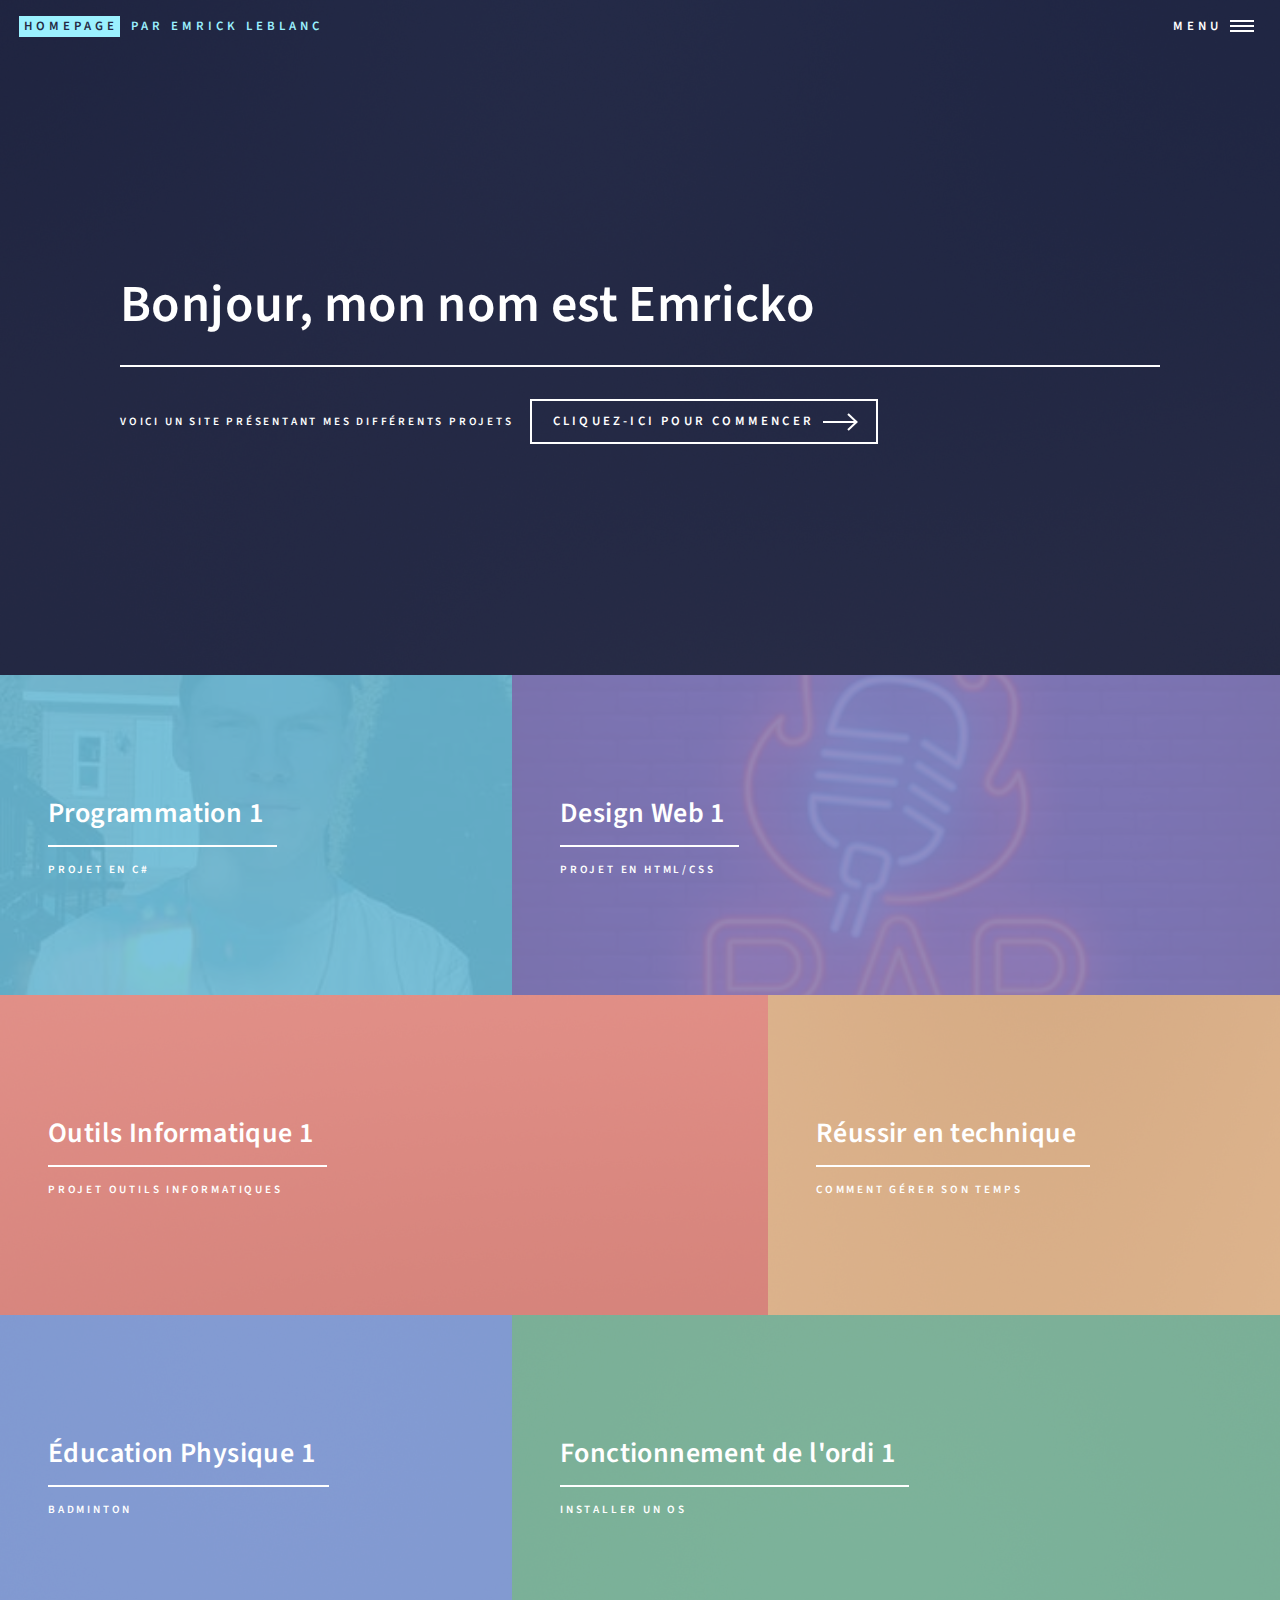
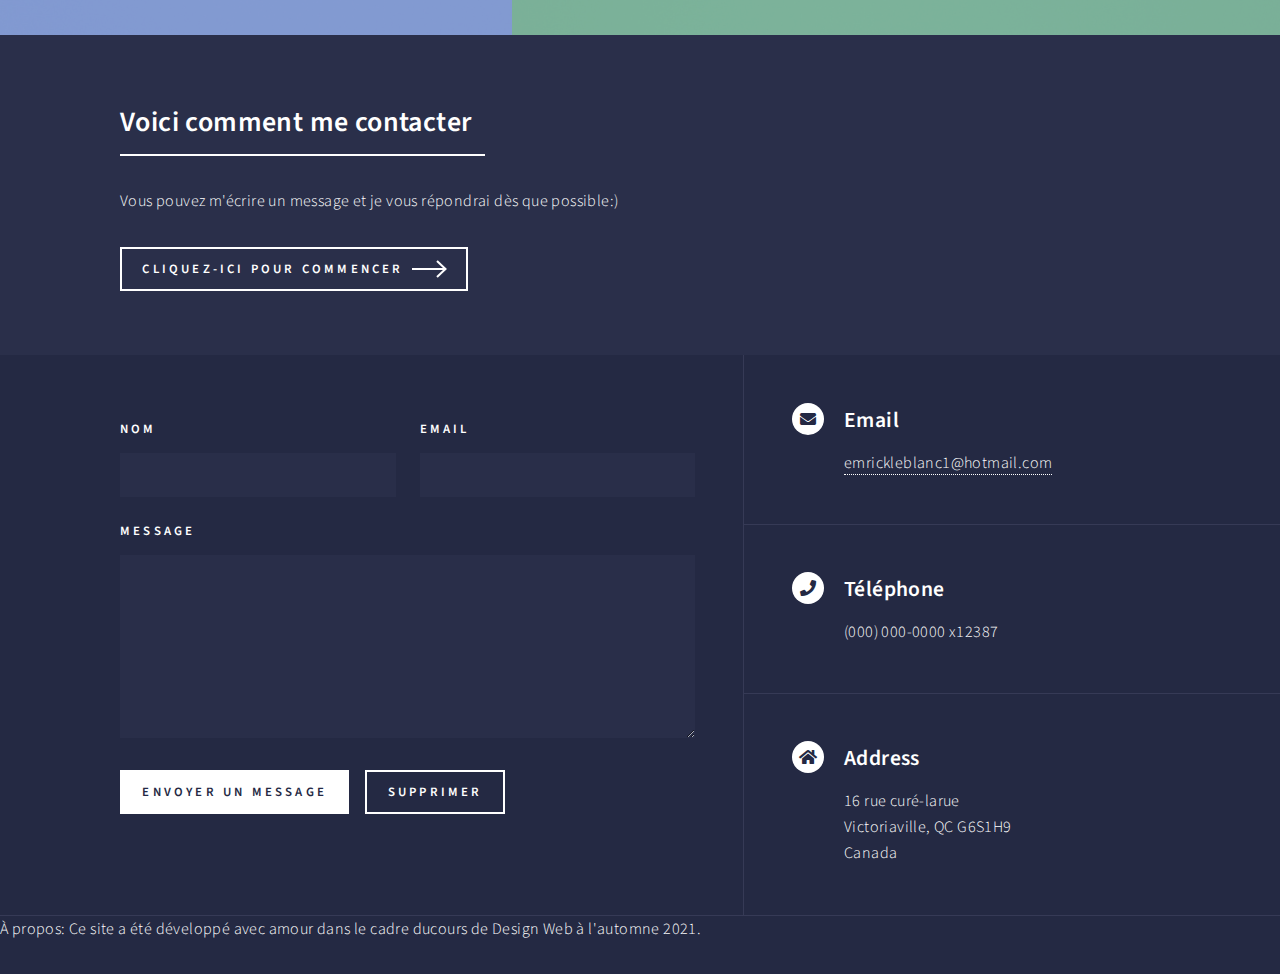
<file: index.html>
<!DOCTYPE HTML>
<!--
	Forty by HTML5 UP
	html5up.net | @ajlkn
	Free for personal and commercial use under the CCA 3.0 license (html5up.net/license)
-->
<html>
	<head>
		<title>Homepage - Emrick Leblanc</title>
		<meta charset="utf-8" />
		<meta name="viewport" content="width=device-width, initial-scale=1, user-scalable=no" />
		<link rel="stylesheet" href="assets/css/main.css" />
		<noscript><link rel="stylesheet" href="assets/css/noscript.css" /></noscript>
	</head>
	<body class="is-preload">

		<!-- Wrapper -->
			<div id="wrapper">

				<!-- Header -->
					<header id="header" class="alt">
						<a href="index.html" class="logo"><strong>Homepage</strong> <span>par EMRICK LEBLANC</span></a>
						<nav>
							<a href="#menu">Menu</a>
						</nav>
					</header>

				<!-- Menu -->
					<nav id="menu">
						<ul class="links">
							<li><a href="index.html">Home</a></li>
							<li><a href="/mes_exercises/media/media.html">Media Queries</a></li>
							<li><a href="/mes_exercises/8box/8box.html">8box</a></li>
							<li><a href="/mes_exercises/Mon portfolio/Mon Portfolio.html">Mon portfolio</a></li>
						</ul>
						<ul class="actions stacked">
							<li><a href="#" class="button primary fit">S'inscrire</a></li>
							<li><a href="#" class="button fit">Se connecter</a></li>
						</ul>
					</nav>

				<!-- Banner -->
					<section id="banner" class="major">
						<div class="inner">
							<header class="major">
								<h1>Bonjour, mon nom est Emricko</h1>
							</header>
							<div class="content">
								<p>Voici un site présentant mes différents projets</p>
								<ul class="actions">
									<li><a href="#one" class="button next scrolly">Cliquez-ici pour commencer</a></li>
								</ul>
							</div>
						</div>
					</section>

				<!-- Main -->
					<div id="main">

						<!-- One -->
							<section id="one" class="tiles">
								<article>
									<span class="image">
										<img src="images/trippieThom.jpg" alt="" />
									</span>
									<header class="major">
										<h3><a href="landing.html" class="link">Programmation 1</a></h3>
										<p>Projet en C#</p>
									</header>
								</article>
								<article>
									<span class="image">
										<img src="images/rap.jpg" alt="" />
									</span>
									<header class="major">
										<h3><a href="landing.html" class="link">Design Web 1</a></h3>
										<p>Projet en HTML/CSS</p>
									</header>
								</article>
								<article>
									<span class="image">
										<img src="images/pic03.jpg" alt="" />
									</span>
									<header class="major">
										<h3><a href="landing.html" class="link">Outils Informatique 1</a></h3>
										<p>Projet outils informatiques</p>
									</header>
								</article>
								<article>
									<span class="image">
										<img src="images/pic04.jpg" alt="" />
									</span>
									<header class="major">
										<h3><a href="landing.html" class="link">Réussir en technique</a></h3>
										<p>Comment gérer son temps</p>
									</header>
								</article>
								<article>
									<span class="image">
										<img src="images/pic05.jpg" alt="" />
									</span>
									<header class="major">
										<h3><a href="landing.html" class="link">Éducation Physique 1</a></h3>
										<p>Badminton</p>
									</header>
								</article>
								<article>
									<span class="image">
										<img src="images/pic06.jpg" alt="" />
									</span>
									<header class="major">
										<h3><a href="landing.html" class="link">Fonctionnement de l'ordi 1</a></h3>
										<p>Installer un OS</p>
									</header>
								</article>
							</section>

						<!-- Two -->
							<section id="two">
								<div class="inner">
									<header class="major">
										<h2>Voici comment me contacter</h2>
									</header>
									<p>Vous pouvez m'écrire un message et je vous répondrai dès que possible:)</p>
									<ul class="actions">
										<li><a href="landing.html" class="button next">Cliquez-ici pour commencer</a></li>
									</ul>
								</div>
							</section>

					</div>

				<!-- Contact -->
					<section id="contact">
						<div class="inner">
							<section>
								<form method="post" action="#">
									<div class="fields">
										<div class="field half">
											<label for="name">Nom</label>
											<input type="text" name="name" id="name" />
										</div>
										<div class="field half">
											<label for="email">Email</label>
											<input type="text" name="email" id="email" />
										</div>
										<div class="field">
											<label for="message">Message</label>
											<textarea name="message" id="message" rows="6"></textarea>
										</div>
									</div>
									<ul class="actions">
										<li><input type="submit" value="Envoyer un message" class="primary" /></li>
										<li><input type="reset" value="Supprimer" /></li>
									</ul>
								</form>
							</section>
							<section class="split">
								<section>
									<div class="contact-method">
										<span class="icon solid alt fa-envelope"></span>
										<h3>Email</h3>
										<a href="#">emrickleblanc1@hotmail.com</a>
									</div>
								</section>
								<section>
									<div class="contact-method">
										<span class="icon solid alt fa-phone"></span>
										<h3>Téléphone</h3>
										<span>(000) 000-0000 x12387</span>
									</div>
								</section>
								<section>
									<div class="contact-method">
										<span class="icon solid alt fa-home"></span>
										<h3>Address</h3>
										<span>16 rue curé-larue<br />
										Victoriaville, QC G6S1H9<br />
										Canada</span>
									</div>
								</section>
							</section>
						</div>
					</section>

				<!-- Footer -->
					<footer id="footer">
						<p>À propos: Ce site a été développé avec amour dans le cadre ducours de Design Web à l'automne 2021.</p>
					</footer>

			</div>

		<!-- Scripts -->
			<script src="assets/js/jquery.min.js"></script>
			<script src="assets/js/jquery.scrolly.min.js"></script>
			<script src="assets/js/jquery.scrollex.min.js"></script>
			<script src="assets/js/browser.min.js"></script>
			<script src="assets/js/breakpoints.min.js"></script>
			<script src="assets/js/util.js"></script>
			<script src="assets/js/main.js"></script>

	</body>
</html>
</file>
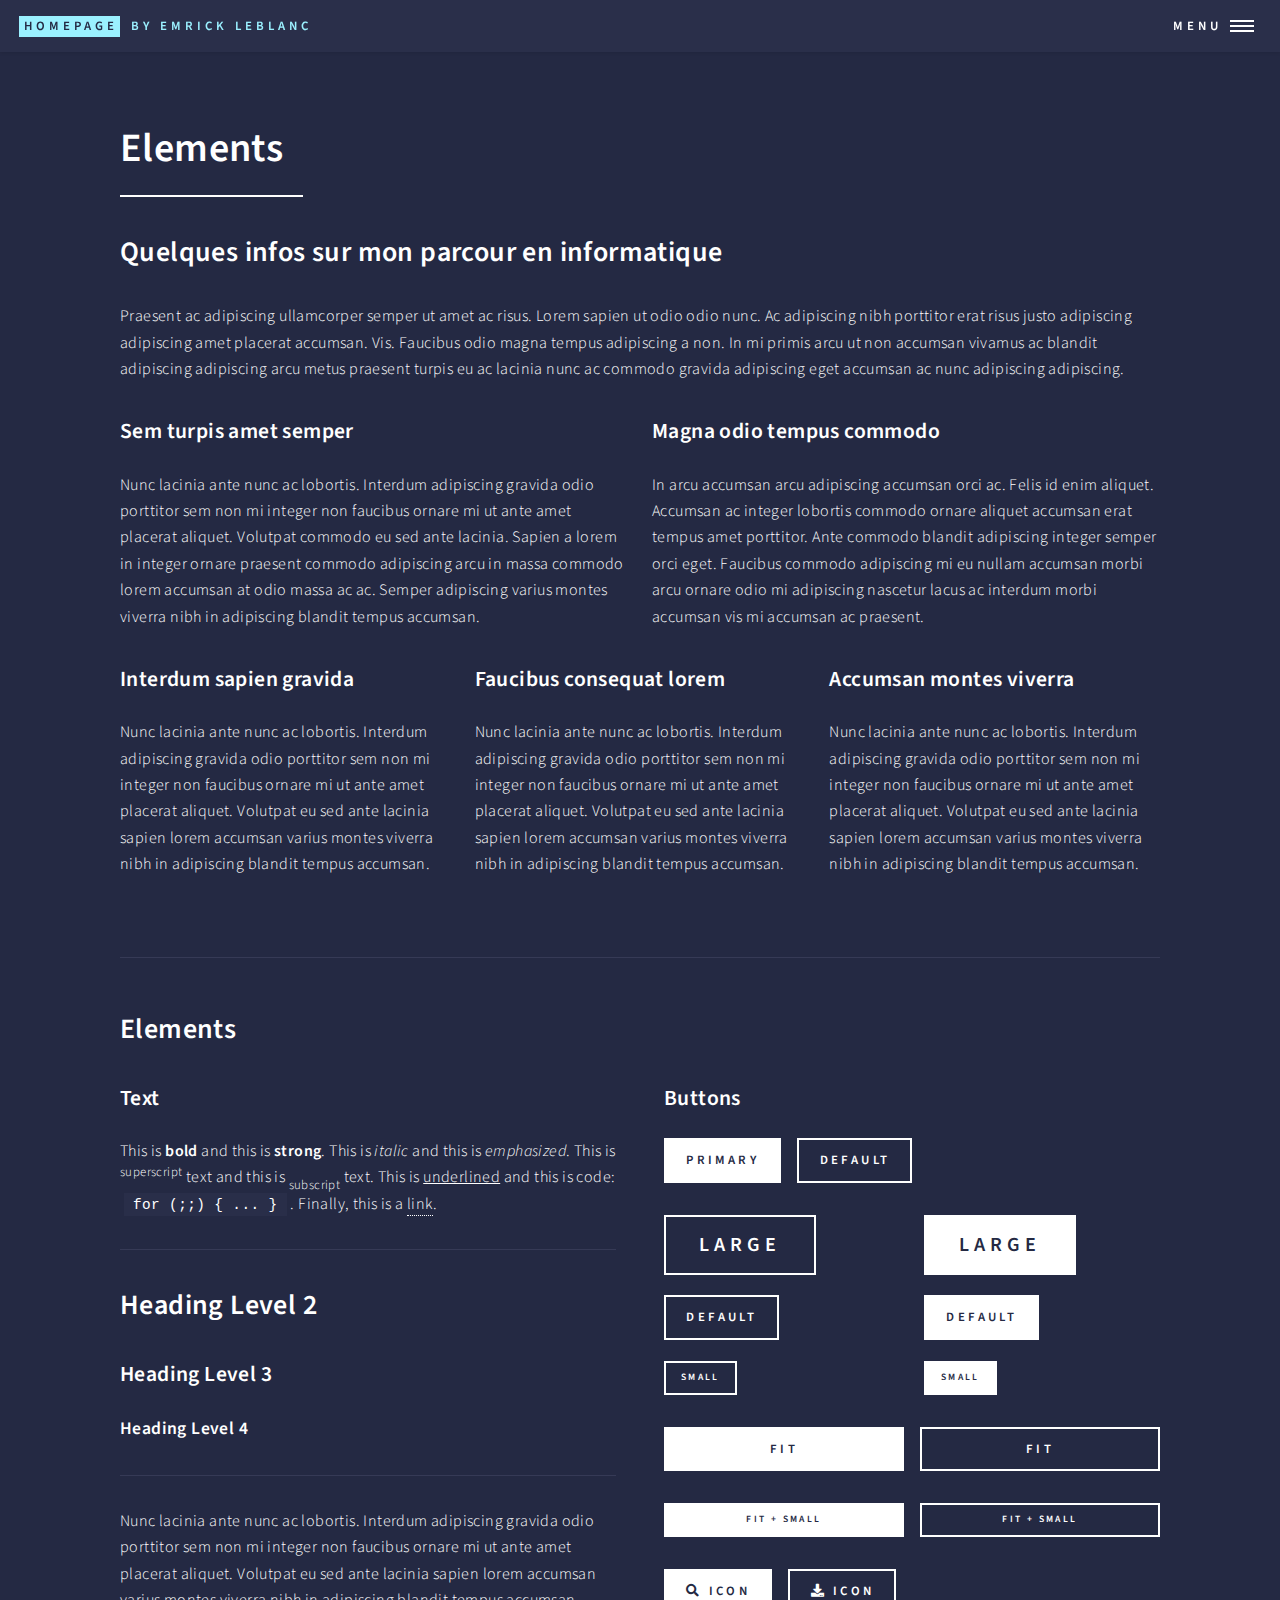
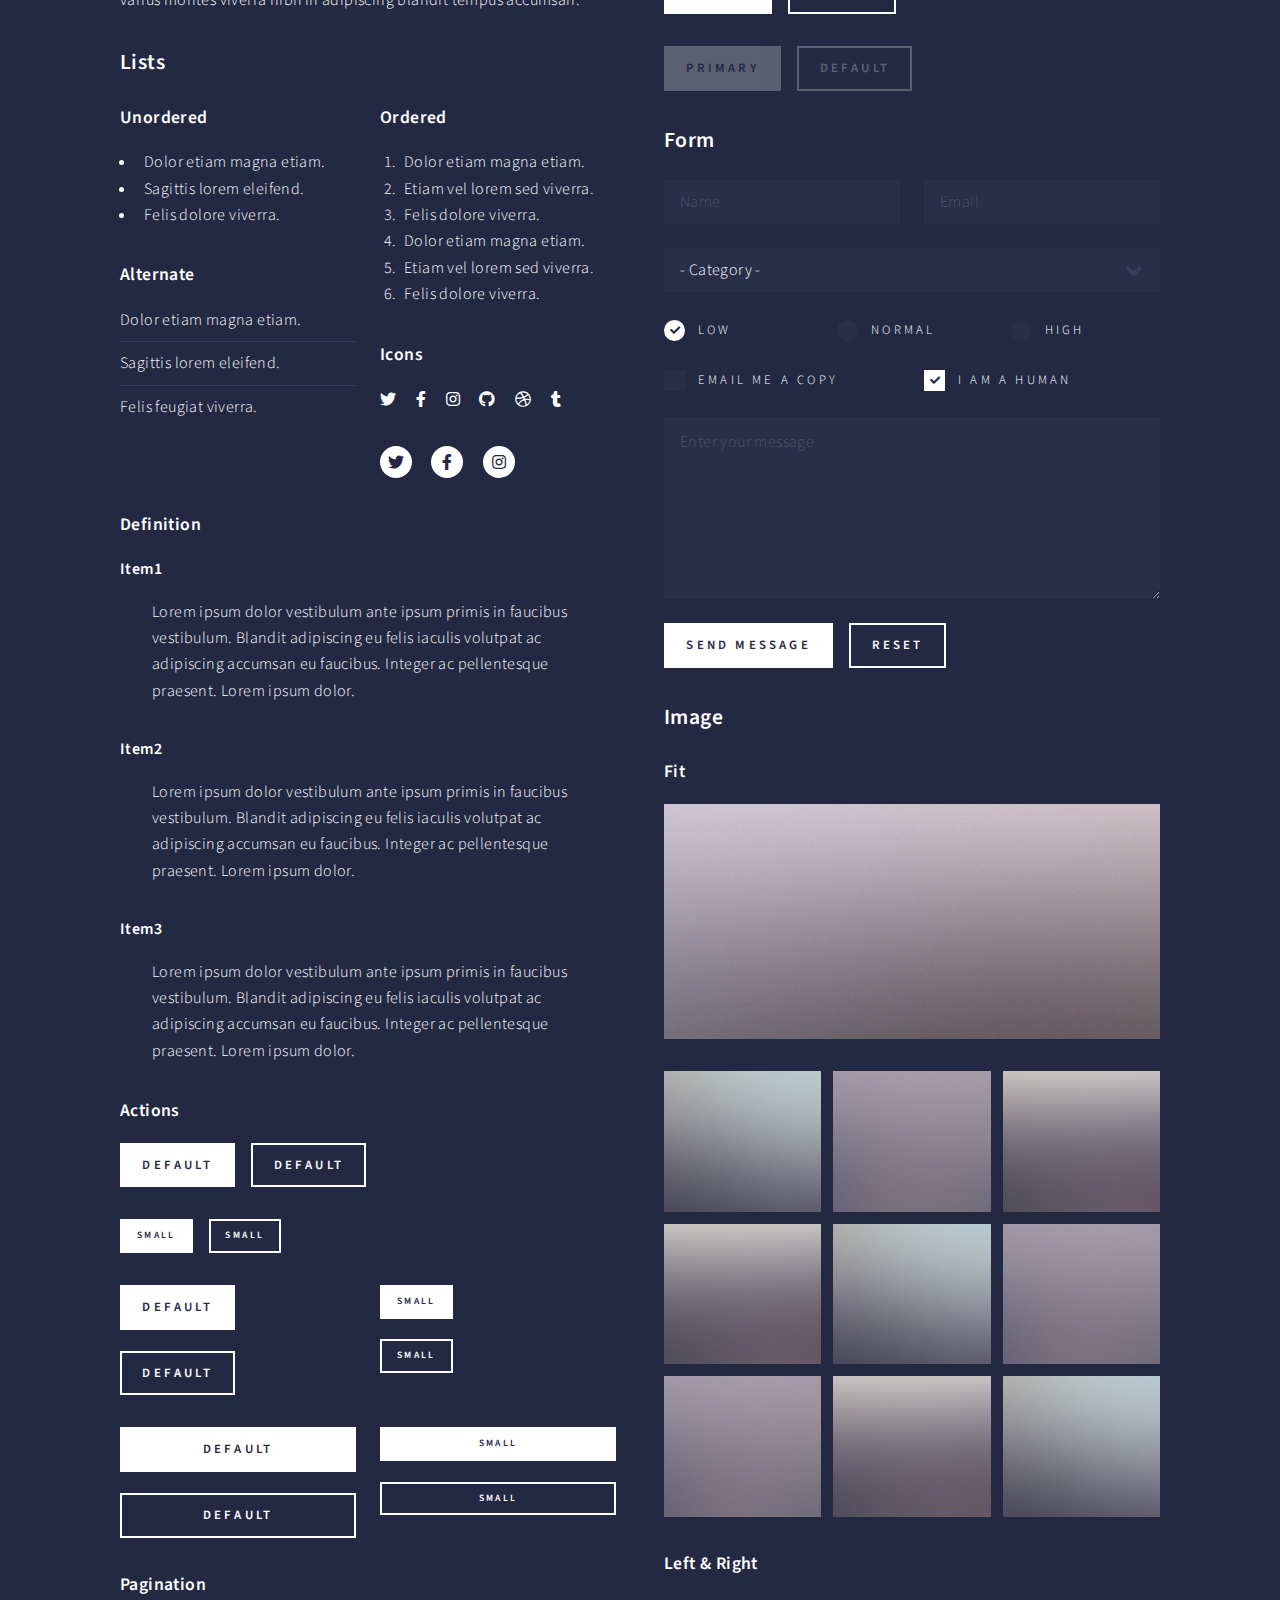
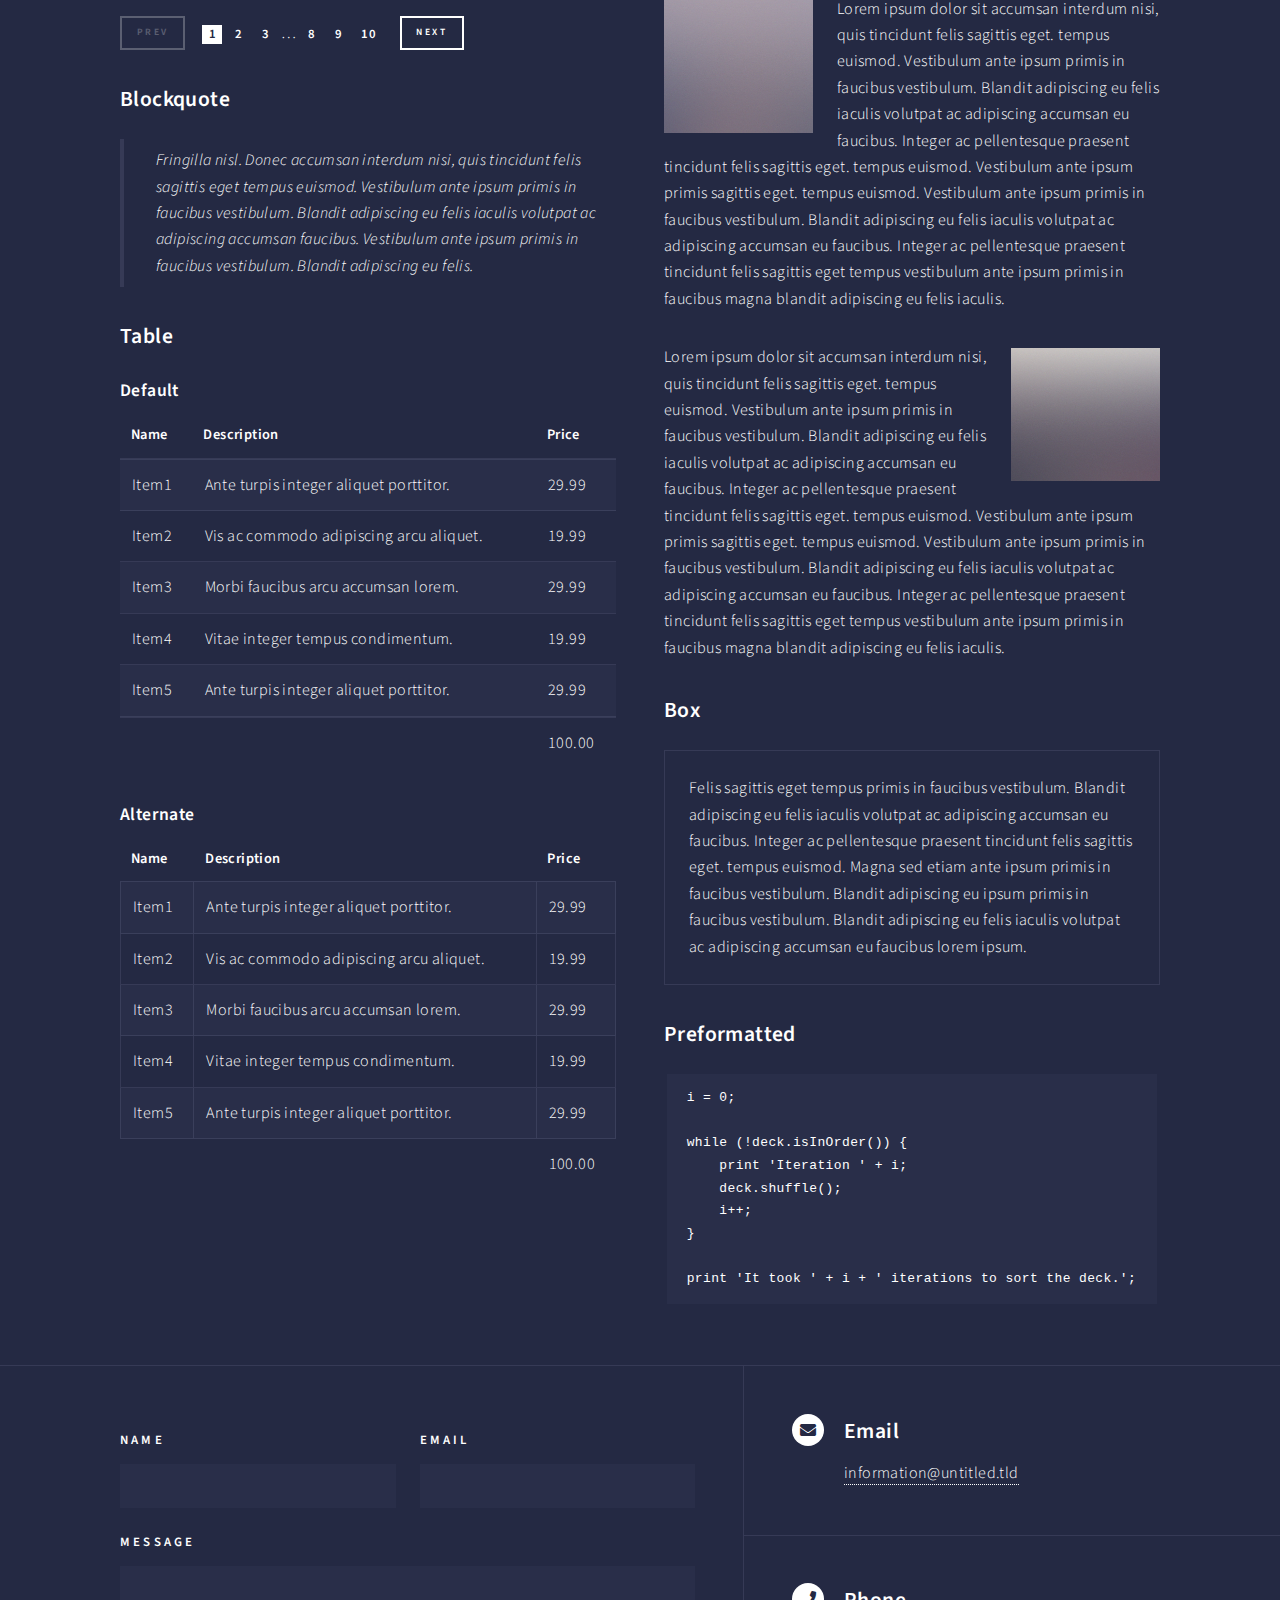
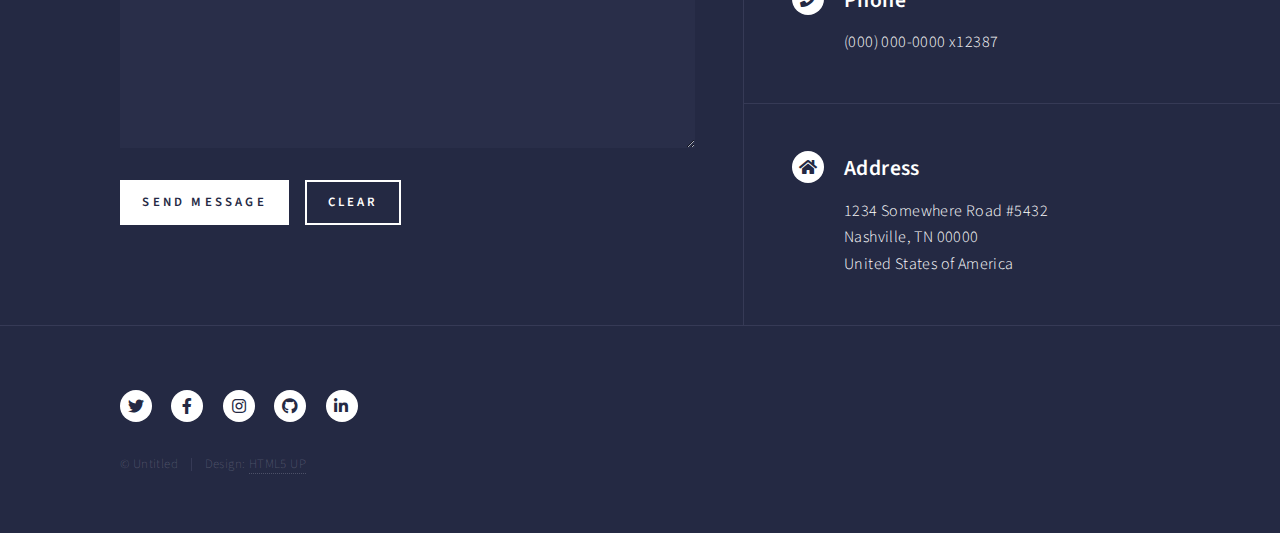
<file: elements.html>
<!DOCTYPE HTML>
<!--
	Forty by HTML5 UP
	html5up.net | @ajlkn
	Free for personal and commercial use under the CCA 3.0 license (html5up.net/license)
-->
<html>
	<head>
		<title>Elements - Homepage - Emrick Leblanc</title>
		<meta charset="utf-8" />
		<meta name="viewport" content="width=device-width, initial-scale=1, user-scalable=no" />
		<link rel="stylesheet" href="assets/css/main.css" />
		<noscript><link rel="stylesheet" href="assets/css/noscript.css" /></noscript>
	</head>
	<body class="is-preload">

		<!-- Wrapper -->
			<div id="wrapper">

				<!-- Header -->
					<header id="header">
						<a href="index.html" class="logo"><strong>Homepage</strong> <span>by EMRICK LEBLANC</span></a>
						<nav>
							<a href="#menu">Menu</a>
						</nav>
					</header>

				<!-- Menu -->
					<nav id="menu">
						<ul class="links">
							<li><a href="index.html">Home</a></li>
							<li><a href="landing.html">Landing</a></li>
							<li><a href="generic.html">Generic</a></li>
							<li><a href="elements.html">Elements</a></li>
						</ul>
						<ul class="actions stacked">
							<li><a href="#" class="button primary fit">Get Started</a></li>
							<li><a href="#" class="button fit">Log In</a></li>
						</ul>
					</nav>

				<!-- Main -->
					<div id="main" class="alt">

						<!-- One -->
							<section id="one">
								<div class="inner">
									<header class="major">
										<h1>Elements</h1>
									</header>

									<!-- Content -->
										<h2 id="content">Quelques infos sur mon parcour en informatique</h2>
										<p>Praesent ac adipiscing ullamcorper semper ut amet ac risus. Lorem sapien ut odio odio nunc. Ac adipiscing nibh porttitor erat risus justo adipiscing adipiscing amet placerat accumsan. Vis. Faucibus odio magna tempus adipiscing a non. In mi primis arcu ut non accumsan vivamus ac blandit adipiscing adipiscing arcu metus praesent turpis eu ac lacinia nunc ac commodo gravida adipiscing eget accumsan ac nunc adipiscing adipiscing.</p>
										<div class="row">
											<div class="col-6 col-12-small">
												<h3>Sem turpis amet semper</h3>
												<p>Nunc lacinia ante nunc ac lobortis. Interdum adipiscing gravida odio porttitor sem non mi integer non faucibus ornare mi ut ante amet placerat aliquet. Volutpat commodo eu sed ante lacinia. Sapien a lorem in integer ornare praesent commodo adipiscing arcu in massa commodo lorem accumsan at odio massa ac ac. Semper adipiscing varius montes viverra nibh in adipiscing blandit tempus accumsan.</p>
											</div>
											<div class="col-6 col-12-small">
												<h3>Magna odio tempus commodo</h3>
												<p>In arcu accumsan arcu adipiscing accumsan orci ac. Felis id enim aliquet. Accumsan ac integer lobortis commodo ornare aliquet accumsan erat tempus amet porttitor. Ante commodo blandit adipiscing integer semper orci eget. Faucibus commodo adipiscing mi eu nullam accumsan morbi arcu ornare odio mi adipiscing nascetur lacus ac interdum morbi accumsan vis mi accumsan ac praesent.</p>
											</div>
											<!-- Break -->
											<div class="col-4 col-12-medium">
												<h3>Interdum sapien gravida</h3>
												<p>Nunc lacinia ante nunc ac lobortis. Interdum adipiscing gravida odio porttitor sem non mi integer non faucibus ornare mi ut ante amet placerat aliquet. Volutpat eu sed ante lacinia sapien lorem accumsan varius montes viverra nibh in adipiscing blandit tempus accumsan.</p>
											</div>
											<div class="col-4 col-12-medium">
												<h3>Faucibus consequat lorem</h3>
												<p>Nunc lacinia ante nunc ac lobortis. Interdum adipiscing gravida odio porttitor sem non mi integer non faucibus ornare mi ut ante amet placerat aliquet. Volutpat eu sed ante lacinia sapien lorem accumsan varius montes viverra nibh in adipiscing blandit tempus accumsan.</p>
											</div>
											<div class="col-4 col-12-medium">
												<h3>Accumsan montes viverra</h3>
												<p>Nunc lacinia ante nunc ac lobortis. Interdum adipiscing gravida odio porttitor sem non mi integer non faucibus ornare mi ut ante amet placerat aliquet. Volutpat eu sed ante lacinia sapien lorem accumsan varius montes viverra nibh in adipiscing blandit tempus accumsan.</p>
											</div>
										</div>

									<hr class="major" />

									<!-- Elements -->
										<h2 id="elements">Elements</h2>
										<div class="row gtr-200">
											<div class="col-6 col-12-medium">

												<!-- Text stuff -->
													<h3>Text</h3>
													<p>This is <b>bold</b> and this is <strong>strong</strong>. This is <i>italic</i> and this is <em>emphasized</em>.
													This is <sup>superscript</sup> text and this is <sub>subscript</sub> text.
													This is <u>underlined</u> and this is code: <code>for (;;) { ... }</code>.
													Finally, this is a <a href="#">link</a>.</p>
													<hr />
													<h2>Heading Level 2</h2>
													<h3>Heading Level 3</h3>
													<h4>Heading Level 4</h4>
													<hr />
													<p>Nunc lacinia ante nunc ac lobortis. Interdum adipiscing gravida odio porttitor sem non mi integer non faucibus ornare mi ut ante amet placerat aliquet. Volutpat eu sed ante lacinia sapien lorem accumsan varius montes viverra nibh in adipiscing blandit tempus accumsan.</p>

												<!-- Lists -->
													<h3>Lists</h3>
													<div class="row">
														<div class="col-6 col-12-small">

															<h4>Unordered</h4>
															<ul>
																<li>Dolor etiam magna etiam.</li>
																<li>Sagittis lorem eleifend.</li>
																<li>Felis dolore viverra.</li>
															</ul>

															<h4>Alternate</h4>
															<ul class="alt">
																<li>Dolor etiam magna etiam.</li>
																<li>Sagittis lorem eleifend.</li>
																<li>Felis feugiat viverra.</li>
															</ul>

														</div>
														<div class="col-6 col-12-small">

															<h4>Ordered</h4>
															<ol>
																<li>Dolor etiam magna etiam.</li>
																<li>Etiam vel lorem sed viverra.</li>
																<li>Felis dolore viverra.</li>
																<li>Dolor etiam magna etiam.</li>
																<li>Etiam vel lorem sed viverra.</li>
																<li>Felis dolore viverra.</li>
															</ol>

															<h4>Icons</h4>
															<ul class="icons">
																<li><a href="#" class="icon brands fa-twitter"><span class="label">Twitter</span></a></li>
																<li><a href="#" class="icon brands fa-facebook-f"><span class="label">Facebook</span></a></li>
																<li><a href="#" class="icon brands fa-instagram"><span class="label">Instagram</span></a></li>
																<li><a href="#" class="icon brands fa-github"><span class="label">Github</span></a></li>
																<li><a href="#" class="icon brands fa-dribbble"><span class="label">Dribbble</span></a></li>
																<li><a href="#" class="icon brands fa-tumblr"><span class="label">Tumblr</span></a></li>
															</ul>
															<ul class="icons">
																<li><a href="#" class="icon brands alt fa-twitter"><span class="label">Twitter</span></a></li>
																<li><a href="#" class="icon brands alt fa-facebook-f"><span class="label">Facebook</span></a></li>
																<li><a href="#" class="icon brands alt fa-instagram"><span class="label">Instagram</span></a></li>
															</ul>

														</div>
													</div>
													<h4>Definition</h4>
													<dl>
														<dt>Item1</dt>
														<dd>
															<p>Lorem ipsum dolor vestibulum ante ipsum primis in faucibus vestibulum. Blandit adipiscing eu felis iaculis volutpat ac adipiscing accumsan eu faucibus. Integer ac pellentesque praesent. Lorem ipsum dolor.</p>
														</dd>
														<dt>Item2</dt>
														<dd>
															<p>Lorem ipsum dolor vestibulum ante ipsum primis in faucibus vestibulum. Blandit adipiscing eu felis iaculis volutpat ac adipiscing accumsan eu faucibus. Integer ac pellentesque praesent. Lorem ipsum dolor.</p>
														</dd>
														<dt>Item3</dt>
														<dd>
															<p>Lorem ipsum dolor vestibulum ante ipsum primis in faucibus vestibulum. Blandit adipiscing eu felis iaculis volutpat ac adipiscing accumsan eu faucibus. Integer ac pellentesque praesent. Lorem ipsum dolor.</p>
														</dd>
													</dl>

													<h4>Actions</h4>
													<ul class="actions">
														<li><a href="#" class="button primary">Default</a></li>
														<li><a href="#" class="button">Default</a></li>
													</ul>
													<ul class="actions small">
														<li><a href="#" class="button primary small">Small</a></li>
														<li><a href="#" class="button small">Small</a></li>
													</ul>
													<div class="row">
														<div class="col-6 col-12-small">
															<ul class="actions stacked">
																<li><a href="#" class="button primary">Default</a></li>
																<li><a href="#" class="button">Default</a></li>
															</ul>
														</div>
														<div class="col-6 col-12-small">
															<ul class="actions stacked">
																<li><a href="#" class="button primary small">Small</a></li>
																<li><a href="#" class="button small">Small</a></li>
															</ul>
														</div>
														<div class="col-6 col-12-small">
															<ul class="actions stacked">
																<li><a href="#" class="button primary fit">Default</a></li>
																<li><a href="#" class="button fit">Default</a></li>
															</ul>
														</div>
														<div class="col-6 col-12-small">
															<ul class="actions stacked">
																<li><a href="#" class="button primary small fit">Small</a></li>
																<li><a href="#" class="button small fit">Small</a></li>
															</ul>
														</div>
													</div>

													<h4>Pagination</h4>
													<ul class="pagination">
														<li><span class="button small disabled">Prev</span></li>
														<li><a href="#" class="page active">1</a></li>
														<li><a href="#" class="page">2</a></li>
														<li><a href="#" class="page">3</a></li>
														<li><span>&hellip;</span></li>
														<li><a href="#" class="page">8</a></li>
														<li><a href="#" class="page">9</a></li>
														<li><a href="#" class="page">10</a></li>
														<li><a href="#" class="button small">Next</a></li>
													</ul>

												<!-- Blockquote -->
													<h3>Blockquote</h3>
													<blockquote>Fringilla nisl. Donec accumsan interdum nisi, quis tincidunt felis sagittis eget tempus euismod. Vestibulum ante ipsum primis in faucibus vestibulum. Blandit adipiscing eu felis iaculis volutpat ac adipiscing accumsan faucibus. Vestibulum ante ipsum primis in faucibus vestibulum. Blandit adipiscing eu felis.</blockquote>

												<!-- Table -->
													<h3>Table</h3>

													<h4>Default</h4>
													<div class="table-wrapper">
														<table>
															<thead>
																<tr>
																	<th>Name</th>
																	<th>Description</th>
																	<th>Price</th>
																</tr>
															</thead>
															<tbody>
																<tr>
																	<td>Item1</td>
																	<td>Ante turpis integer aliquet porttitor.</td>
																	<td>29.99</td>
																</tr>
																<tr>
																	<td>Item2</td>
																	<td>Vis ac commodo adipiscing arcu aliquet.</td>
																	<td>19.99</td>
																</tr>
																<tr>
																	<td>Item3</td>
																	<td> Morbi faucibus arcu accumsan lorem.</td>
																	<td>29.99</td>
																</tr>
																<tr>
																	<td>Item4</td>
																	<td>Vitae integer tempus condimentum.</td>
																	<td>19.99</td>
																</tr>
																<tr>
																	<td>Item5</td>
																	<td>Ante turpis integer aliquet porttitor.</td>
																	<td>29.99</td>
																</tr>
															</tbody>
															<tfoot>
																<tr>
																	<td colspan="2"></td>
																	<td>100.00</td>
																</tr>
															</tfoot>
														</table>
													</div>

													<h4>Alternate</h4>
													<div class="table-wrapper">
														<table class="alt">
															<thead>
																<tr>
																	<th>Name</th>
																	<th>Description</th>
																	<th>Price</th>
																</tr>
															</thead>
															<tbody>
																<tr>
																	<td>Item1</td>
																	<td>Ante turpis integer aliquet porttitor.</td>
																	<td>29.99</td>
																</tr>
																<tr>
																	<td>Item2</td>
																	<td>Vis ac commodo adipiscing arcu aliquet.</td>
																	<td>19.99</td>
																</tr>
																<tr>
																	<td>Item3</td>
																	<td> Morbi faucibus arcu accumsan lorem.</td>
																	<td>29.99</td>
																</tr>
																<tr>
																	<td>Item4</td>
																	<td>Vitae integer tempus condimentum.</td>
																	<td>19.99</td>
																</tr>
																<tr>
																	<td>Item5</td>
																	<td>Ante turpis integer aliquet porttitor.</td>
																	<td>29.99</td>
																</tr>
															</tbody>
															<tfoot>
																<tr>
																	<td colspan="2"></td>
																	<td>100.00</td>
																</tr>
															</tfoot>
														</table>
													</div>

											</div>
											<div class="col-6 col-12-medium">

												<!-- Buttons -->
													<h3>Buttons</h3>
													<ul class="actions">
														<li><a href="#" class="button primary">Primary</a></li>
														<li><a href="#" class="button">Default</a></li>
													</ul>
													<div class="row">
														<div class="col-6 col-12-xsmall">
															<ul class="actions stacked">
																<li><a href="#" class="button large">Large</a></li>
																<li><a href="#" class="button">Default</a></li>
																<li><a href="#" class="button small">Small</a></li>
															</ul>
														</div>
														<div class="col-6 col-12-xsmall">
															<ul class="actions stacked">
																<li><a href="#" class="button primary large">Large</a></li>
																<li><a href="#" class="button primary">Default</a></li>
																<li><a href="#" class="button primary small">Small</a></li>
															</ul>
														</div>
													</div>
													<ul class="actions fit">
														<li><a href="#" class="button primary fit">Fit</a></li>
														<li><a href="#" class="button fit">Fit</a></li>
													</ul>
													<ul class="actions fit small">
														<li><a href="#" class="button primary fit small">Fit + Small</a></li>
														<li><a href="#" class="button fit small">Fit + Small</a></li>
													</ul>
													<ul class="actions">
														<li><a href="#" class="button primary icon solid fa-search">Icon</a></li>
														<li><a href="#" class="button icon solid fa-download">Icon</a></li>
													</ul>
													<ul class="actions">
														<li><span class="button primary disabled">Primary</span></li>
														<li><span class="button disabled">Default</span></li>
													</ul>

												<!-- Form -->
													<h3>Form</h3>

													<form method="post" action="#">
														<div class="row gtr-uniform">
															<div class="col-6 col-12-xsmall">
																<input type="text" name="demo-name" id="demo-name" value="" placeholder="Name" />
															</div>
															<div class="col-6 col-12-xsmall">
																<input type="email" name="demo-email" id="demo-email" value="" placeholder="Email" />
															</div>
															<!-- Break -->
															<div class="col-12">
																<select name="demo-category" id="demo-category">
																	<option value="">- Category -</option>
																	<option value="1">Manufacturing</option>
																	<option value="1">Shipping</option>
																	<option value="1">Administration</option>
																	<option value="1">Human Resources</option>
																</select>
															</div>
															<!-- Break -->
															<div class="col-4 col-12-small">
																<input type="radio" id="demo-priority-low" name="demo-priority" checked>
																<label for="demo-priority-low">Low</label>
															</div>
															<div class="col-4 col-12-small">
																<input type="radio" id="demo-priority-normal" name="demo-priority">
																<label for="demo-priority-normal">Normal</label>
															</div>
															<div class="col-4 col-12-small">
																<input type="radio" id="demo-priority-high" name="demo-priority">
																<label for="demo-priority-high">High</label>
															</div>
															<!-- Break -->
															<div class="col-6 col-12-small">
																<input type="checkbox" id="demo-copy" name="demo-copy">
																<label for="demo-copy">Email me a copy</label>
															</div>
															<div class="col-6 col-12-small">
																<input type="checkbox" id="demo-human" name="demo-human" checked>
																<label for="demo-human">I am a human</label>
															</div>
															<!-- Break -->
															<div class="col-12">
																<textarea name="demo-message" id="demo-message" placeholder="Enter your message" rows="6"></textarea>
															</div>
															<!-- Break -->
															<div class="col-12">
																<ul class="actions">
																	<li><input type="submit" value="Send Message" class="primary" /></li>
																	<li><input type="reset" value="Reset" /></li>
																</ul>
															</div>
														</div>
													</form>

												<!-- Image -->
													<h3>Image</h3>

													<h4>Fit</h4>
													<span class="image fit"><img src="images/pic03.jpg" alt="" /></span>
													<div class="box alt">
														<div class="row gtr-50 gtr-uniform">
															<div class="col-4"><span class="image fit"><img src="images/pic08.jpg" alt="" /></span></div>
															<div class="col-4"><span class="image fit"><img src="images/pic09.jpg" alt="" /></span></div>
															<div class="col-4"><span class="image fit"><img src="images/pic10.jpg" alt="" /></span></div>
															<!-- Break -->
															<div class="col-4"><span class="image fit"><img src="images/pic10.jpg" alt="" /></span></div>
															<div class="col-4"><span class="image fit"><img src="images/pic08.jpg" alt="" /></span></div>
															<div class="col-4"><span class="image fit"><img src="images/pic09.jpg" alt="" /></span></div>
															<!-- Break -->
															<div class="col-4"><span class="image fit"><img src="images/pic09.jpg" alt="" /></span></div>
															<div class="col-4"><span class="image fit"><img src="images/pic10.jpg" alt="" /></span></div>
															<div class="col-4"><span class="image fit"><img src="images/pic08.jpg" alt="" /></span></div>
														</div>
													</div>

													<h4>Left &amp; Right</h4>
													<p><span class="image left"><img src="images/pic09.jpg" alt="" /></span>Lorem ipsum dolor sit accumsan interdum nisi, quis tincidunt felis sagittis eget. tempus euismod. Vestibulum ante ipsum primis in faucibus vestibulum. Blandit adipiscing eu felis iaculis volutpat ac adipiscing accumsan eu faucibus. Integer ac pellentesque praesent tincidunt felis sagittis eget. tempus euismod. Vestibulum ante ipsum primis sagittis eget. tempus euismod. Vestibulum ante ipsum primis in faucibus vestibulum. Blandit adipiscing eu felis iaculis volutpat ac adipiscing accumsan eu faucibus. Integer ac pellentesque praesent tincidunt felis sagittis eget tempus vestibulum ante ipsum primis in faucibus magna blandit adipiscing eu felis iaculis.</p>
													<p><span class="image right"><img src="images/pic10.jpg" alt="" /></span>Lorem ipsum dolor sit accumsan interdum nisi, quis tincidunt felis sagittis eget. tempus euismod. Vestibulum ante ipsum primis in faucibus vestibulum. Blandit adipiscing eu felis iaculis volutpat ac adipiscing accumsan eu faucibus. Integer ac pellentesque praesent tincidunt felis sagittis eget. tempus euismod. Vestibulum ante ipsum primis sagittis eget. tempus euismod. Vestibulum ante ipsum primis in faucibus vestibulum. Blandit adipiscing eu felis iaculis volutpat ac adipiscing accumsan eu faucibus. Integer ac pellentesque praesent tincidunt felis sagittis eget tempus vestibulum ante ipsum primis in faucibus magna blandit adipiscing eu felis iaculis.</p>

												<!-- Box -->
													<h3>Box</h3>
													<div class="box">
														<p>Felis sagittis eget tempus primis in faucibus vestibulum. Blandit adipiscing eu felis iaculis volutpat ac adipiscing accumsan eu faucibus. Integer ac pellentesque praesent tincidunt felis sagittis eget. tempus euismod. Magna sed etiam ante ipsum primis in faucibus vestibulum. Blandit adipiscing eu ipsum primis in faucibus vestibulum. Blandit adipiscing eu felis iaculis volutpat ac adipiscing accumsan eu faucibus lorem ipsum.</p>
													</div>

												<!-- Preformatted Code -->
													<h3>Preformatted</h3>
													<pre><code>i = 0;

while (!deck.isInOrder()) {
    print 'Iteration ' + i;
    deck.shuffle();
    i++;
}

print 'It took ' + i + ' iterations to sort the deck.';
</code></pre>

											</div>
										</div>

								</div>
							</section>

					</div>

				<!-- Contact -->
					<section id="contact">
						<div class="inner">
							<section>
								<form method="post" action="#">
									<div class="fields">
										<div class="field half">
											<label for="name">Name</label>
											<input type="text" name="name" id="name" />
										</div>
										<div class="field half">
											<label for="email">Email</label>
											<input type="text" name="email" id="email" />
										</div>
										<div class="field">
											<label for="message">Message</label>
											<textarea name="message" id="message" rows="6"></textarea>
										</div>
									</div>
									<ul class="actions">
										<li><input type="submit" value="Send Message" class="primary" /></li>
										<li><input type="reset" value="Clear" /></li>
									</ul>
								</form>
							</section>
							<section class="split">
								<section>
									<div class="contact-method">
										<span class="icon solid alt fa-envelope"></span>
										<h3>Email</h3>
										<a href="#">information@untitled.tld</a>
									</div>
								</section>
								<section>
									<div class="contact-method">
										<span class="icon solid alt fa-phone"></span>
										<h3>Phone</h3>
										<span>(000) 000-0000 x12387</span>
									</div>
								</section>
								<section>
									<div class="contact-method">
										<span class="icon solid alt fa-home"></span>
										<h3>Address</h3>
										<span>1234 Somewhere Road #5432<br />
										Nashville, TN 00000<br />
										United States of America</span>
									</div>
								</section>
							</section>
						</div>
					</section>

				<!-- Footer -->
					<footer id="footer">
						<div class="inner">
							<ul class="icons">
								<li><a href="#" class="icon brands alt fa-twitter"><span class="label">Twitter</span></a></li>
								<li><a href="#" class="icon brands alt fa-facebook-f"><span class="label">Facebook</span></a></li>
								<li><a href="#" class="icon brands alt fa-instagram"><span class="label">Instagram</span></a></li>
								<li><a href="#" class="icon brands alt fa-github"><span class="label">GitHub</span></a></li>
								<li><a href="#" class="icon brands alt fa-linkedin-in"><span class="label">LinkedIn</span></a></li>
							</ul>
							<ul class="copyright">
								<li>&copy; Untitled</li><li>Design: <a href="https://html5up.net">HTML5 UP</a></li>
							</ul>
						</div>
					</footer>

			</div>

		<!-- Scripts -->
			<script src="assets/js/jquery.min.js"></script>
			<script src="assets/js/jquery.scrolly.min.js"></script>
			<script src="assets/js/jquery.scrollex.min.js"></script>
			<script src="assets/js/browser.min.js"></script>
			<script src="assets/js/breakpoints.min.js"></script>
			<script src="assets/js/util.js"></script>
			<script src="assets/js/main.js"></script>

	</body>
</html>
</file>
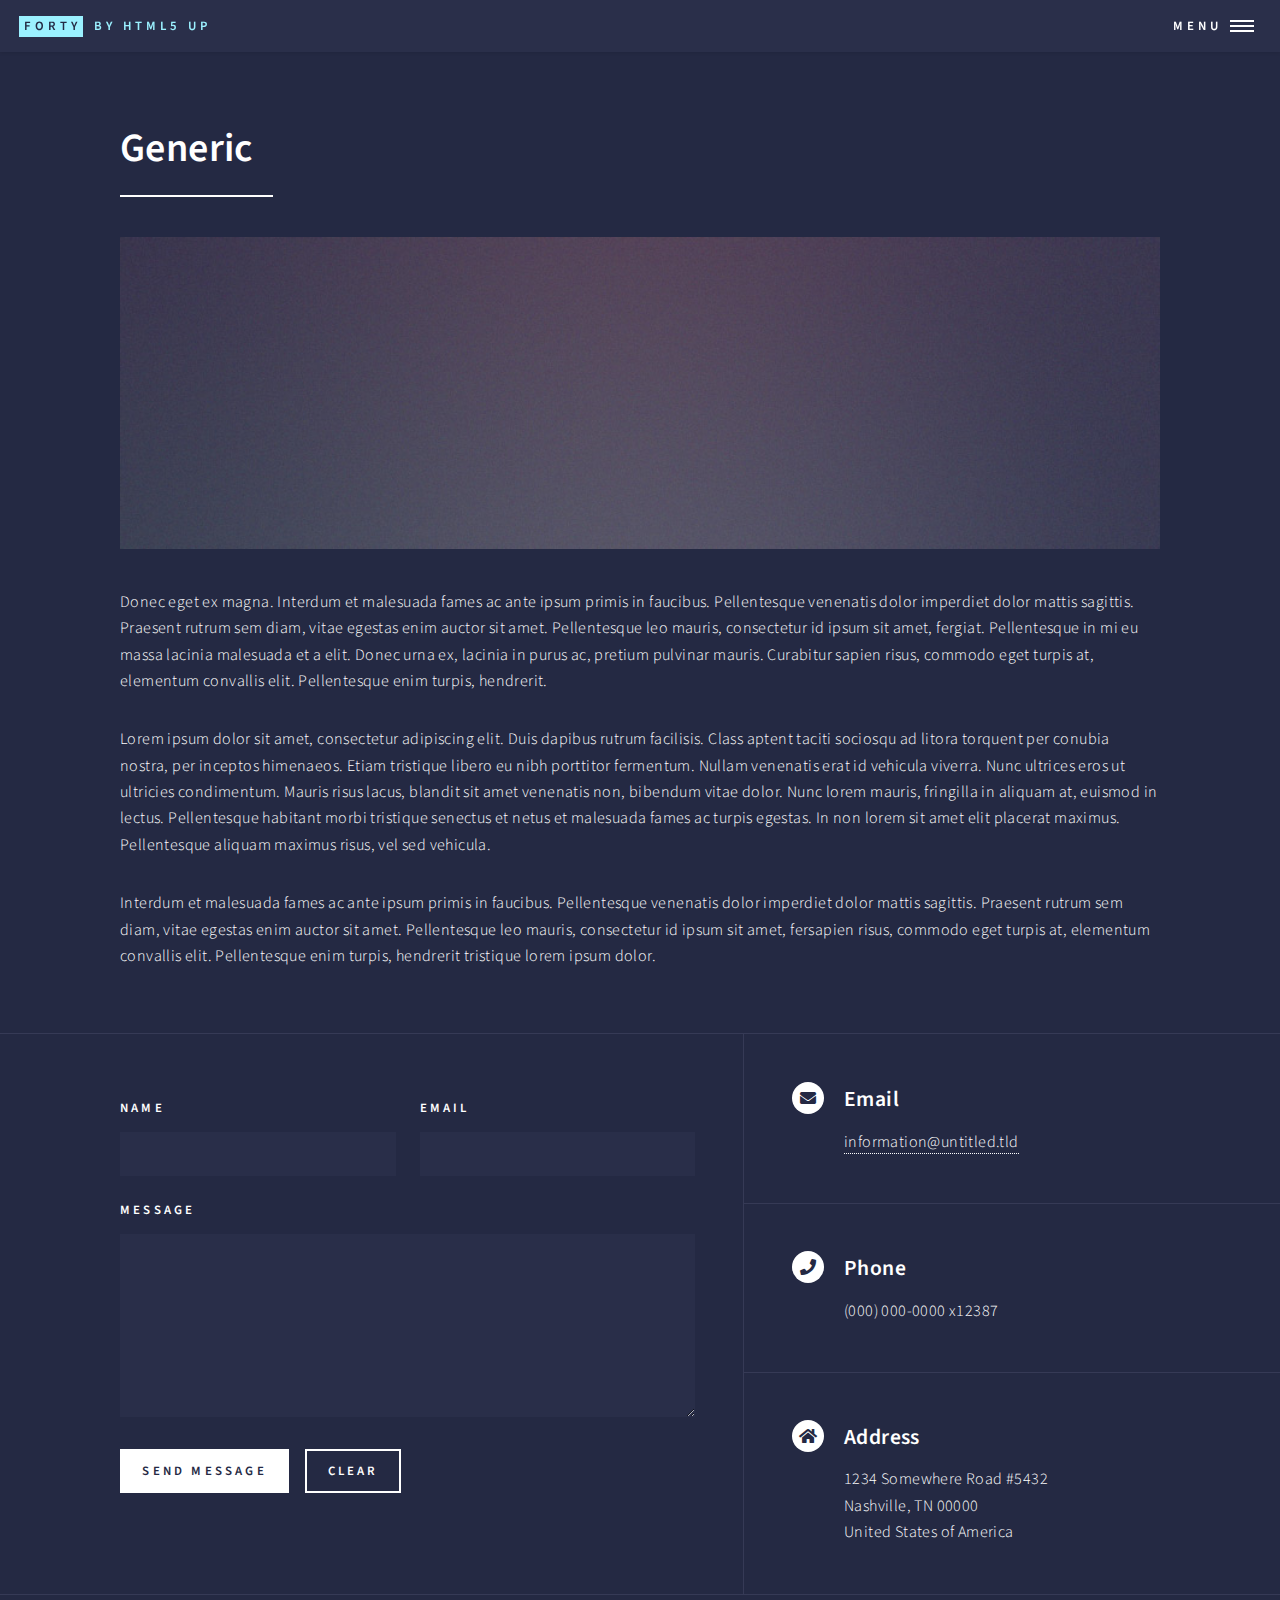
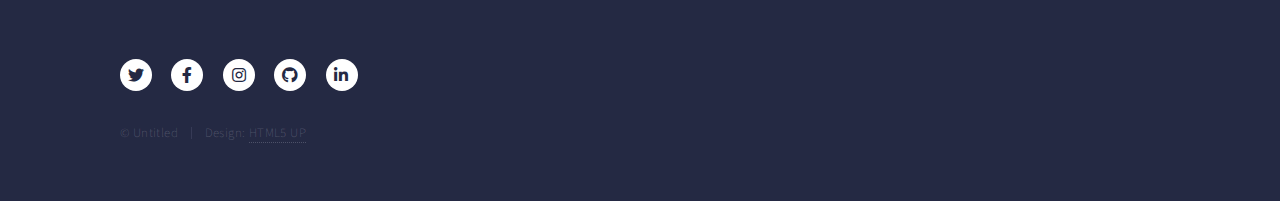
<file: generic.html>
<!DOCTYPE HTML>
<!--
	Forty by HTML5 UP
	html5up.net | @ajlkn
	Free for personal and commercial use under the CCA 3.0 license (html5up.net/license)
-->
<html>
	<head>
		<title>Generic - Forty by HTML5 UP</title>
		<meta charset="utf-8" />
		<meta name="viewport" content="width=device-width, initial-scale=1, user-scalable=no" />
		<link rel="stylesheet" href="assets/css/main.css" />
		<noscript><link rel="stylesheet" href="assets/css/noscript.css" /></noscript>
	</head>
	<body class="is-preload">

		<!-- Wrapper -->
			<div id="wrapper">

				<!-- Header -->
					<header id="header">
						<a href="index.html" class="logo"><strong>Forty</strong> <span>by HTML5 UP</span></a>
						<nav>
							<a href="#menu">Menu</a>
						</nav>
					</header>

				<!-- Menu -->
					<nav id="menu">
						<ul class="links">
							<li><a href="index.html">Home</a></li>
							<li><a href="landing.html">Landing</a></li>
							<li><a href="generic.html">Generic</a></li>
							<li><a href="elements.html">Elements</a></li>
						</ul>
						<ul class="actions stacked">
							<li><a href="#" class="button primary fit">Get Started</a></li>
							<li><a href="#" class="button fit">Log In</a></li>
						</ul>
					</nav>

				<!-- Main -->
					<div id="main" class="alt">

						<!-- One -->
							<section id="one">
								<div class="inner">
									<header class="major">
										<h1>Generic</h1>
									</header>
									<span class="image main"><img src="images/pic11.jpg" alt="" /></span>
									<p>Donec eget ex magna. Interdum et malesuada fames ac ante ipsum primis in faucibus. Pellentesque venenatis dolor imperdiet dolor mattis sagittis. Praesent rutrum sem diam, vitae egestas enim auctor sit amet. Pellentesque leo mauris, consectetur id ipsum sit amet, fergiat. Pellentesque in mi eu massa lacinia malesuada et a elit. Donec urna ex, lacinia in purus ac, pretium pulvinar mauris. Curabitur sapien risus, commodo eget turpis at, elementum convallis elit. Pellentesque enim turpis, hendrerit.</p>
									<p>Lorem ipsum dolor sit amet, consectetur adipiscing elit. Duis dapibus rutrum facilisis. Class aptent taciti sociosqu ad litora torquent per conubia nostra, per inceptos himenaeos. Etiam tristique libero eu nibh porttitor fermentum. Nullam venenatis erat id vehicula viverra. Nunc ultrices eros ut ultricies condimentum. Mauris risus lacus, blandit sit amet venenatis non, bibendum vitae dolor. Nunc lorem mauris, fringilla in aliquam at, euismod in lectus. Pellentesque habitant morbi tristique senectus et netus et malesuada fames ac turpis egestas. In non lorem sit amet elit placerat maximus. Pellentesque aliquam maximus risus, vel sed vehicula.</p>
									<p>Interdum et malesuada fames ac ante ipsum primis in faucibus. Pellentesque venenatis dolor imperdiet dolor mattis sagittis. Praesent rutrum sem diam, vitae egestas enim auctor sit amet. Pellentesque leo mauris, consectetur id ipsum sit amet, fersapien risus, commodo eget turpis at, elementum convallis elit. Pellentesque enim turpis, hendrerit tristique lorem ipsum dolor.</p>
								</div>
							</section>

					</div>

				<!-- Contact -->
					<section id="contact">
						<div class="inner">
							<section>
								<form method="post" action="#">
									<div class="fields">
										<div class="field half">
											<label for="name">Name</label>
											<input type="text" name="name" id="name" />
										</div>
										<div class="field half">
											<label for="email">Email</label>
											<input type="text" name="email" id="email" />
										</div>
										<div class="field">
											<label for="message">Message</label>
											<textarea name="message" id="message" rows="6"></textarea>
										</div>
									</div>
									<ul class="actions">
										<li><input type="submit" value="Send Message" class="primary" /></li>
										<li><input type="reset" value="Clear" /></li>
									</ul>
								</form>
							</section>
							<section class="split">
								<section>
									<div class="contact-method">
										<span class="icon solid alt fa-envelope"></span>
										<h3>Email</h3>
										<a href="#">information@untitled.tld</a>
									</div>
								</section>
								<section>
									<div class="contact-method">
										<span class="icon solid alt fa-phone"></span>
										<h3>Phone</h3>
										<span>(000) 000-0000 x12387</span>
									</div>
								</section>
								<section>
									<div class="contact-method">
										<span class="icon solid alt fa-home"></span>
										<h3>Address</h3>
										<span>1234 Somewhere Road #5432<br />
										Nashville, TN 00000<br />
										United States of America</span>
									</div>
								</section>
							</section>
						</div>
					</section>

				<!-- Footer -->
					<footer id="footer">
						<div class="inner">
							<ul class="icons">
								<li><a href="#" class="icon brands alt fa-twitter"><span class="label">Twitter</span></a></li>
								<li><a href="#" class="icon brands alt fa-facebook-f"><span class="label">Facebook</span></a></li>
								<li><a href="#" class="icon brands alt fa-instagram"><span class="label">Instagram</span></a></li>
								<li><a href="#" class="icon brands alt fa-github"><span class="label">GitHub</span></a></li>
								<li><a href="#" class="icon brands alt fa-linkedin-in"><span class="label">LinkedIn</span></a></li>
							</ul>
							<ul class="copyright">
								<li>&copy; Untitled</li><li>Design: <a href="https://html5up.net">HTML5 UP</a></li>
							</ul>
						</div>
					</footer>

			</div>

		<!-- Scripts -->
			<script src="assets/js/jquery.min.js"></script>
			<script src="assets/js/jquery.scrolly.min.js"></script>
			<script src="assets/js/jquery.scrollex.min.js"></script>
			<script src="assets/js/browser.min.js"></script>
			<script src="assets/js/breakpoints.min.js"></script>
			<script src="assets/js/util.js"></script>
			<script src="assets/js/main.js"></script>

	</body>
</html>
</file>
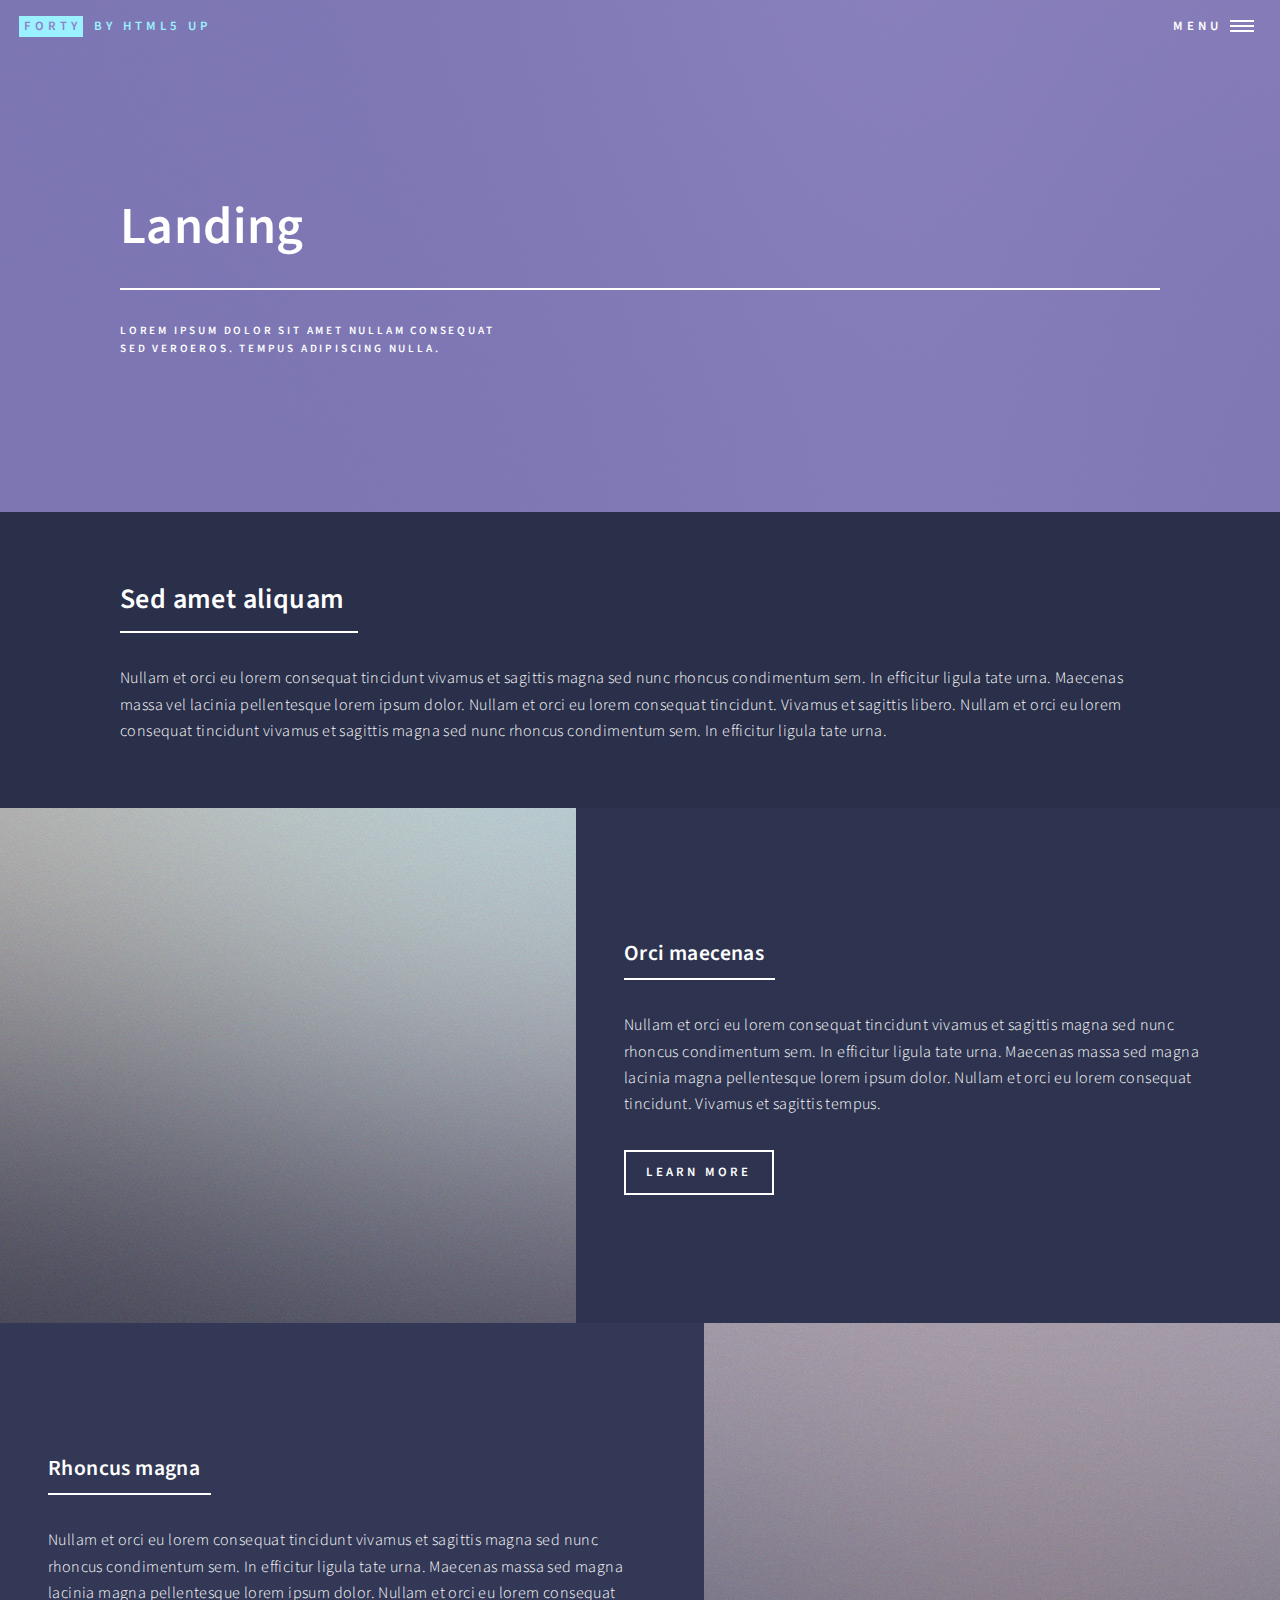
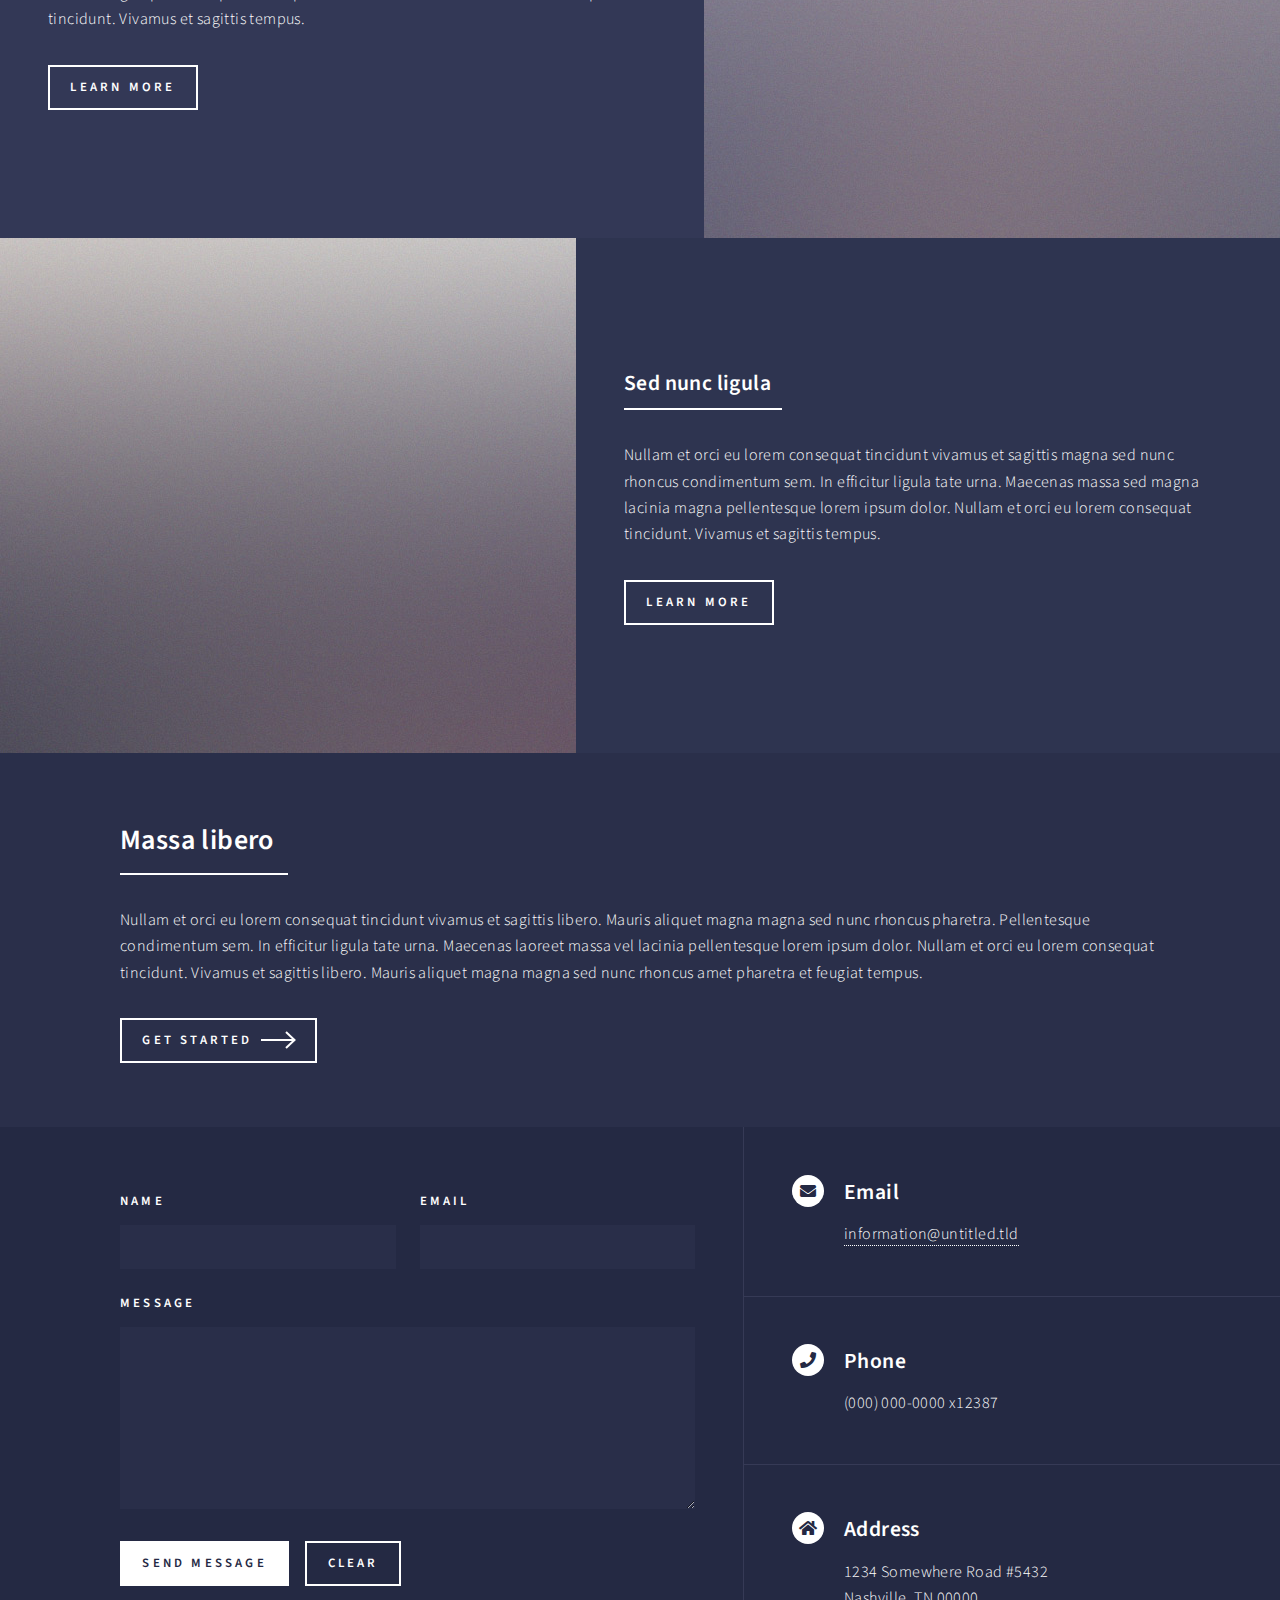
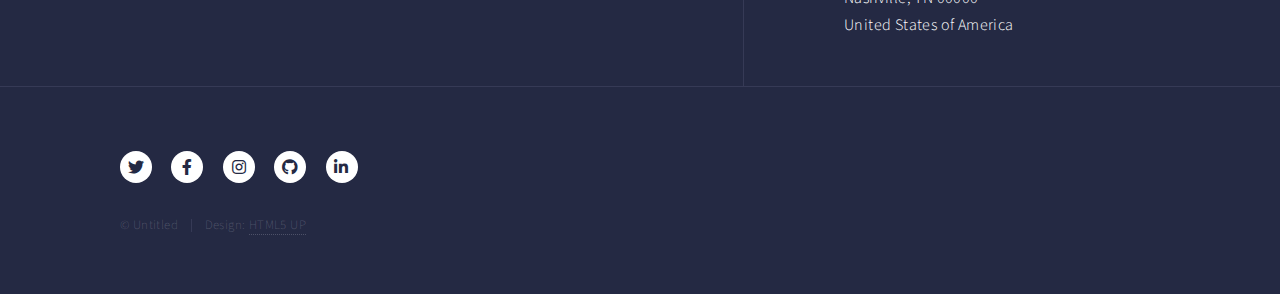
<file: landing.html>
<!DOCTYPE HTML>
<!--
	Forty by HTML5 UP
	html5up.net | @ajlkn
	Free for personal and commercial use under the CCA 3.0 license (html5up.net/license)
-->
<html>
	<head>
		<title>Landing - Forty by HTML5 UP</title>
		<meta charset="utf-8" />
		<meta name="viewport" content="width=device-width, initial-scale=1, user-scalable=no" />
		<link rel="stylesheet" href="assets/css/main.css" />
		<noscript><link rel="stylesheet" href="assets/css/noscript.css" /></noscript>
	</head>
	<body class="is-preload">

		<!-- Wrapper -->
			<div id="wrapper">

				<!-- Header -->
				<!-- Note: The "styleN" class below should match that of the banner element. -->
					<header id="header" class="alt style2">
						<a href="index.html" class="logo"><strong>Forty</strong> <span>by HTML5 UP</span></a>
						<nav>
							<a href="#menu">Menu</a>
						</nav>
					</header>

				<!-- Menu -->
					<nav id="menu">
						<ul class="links">
							<li><a href="index.html">Home</a></li>
							<li><a href="landing.html">Landing</a></li>
							<li><a href="generic.html">Generic</a></li>
							<li><a href="elements.html">Elements</a></li>
						</ul>
						<ul class="actions stacked">
							<li><a href="#" class="button primary fit">Get Started</a></li>
							<li><a href="#" class="button fit">Log In</a></li>
						</ul>
					</nav>

				<!-- Banner -->
				<!-- Note: The "styleN" class below should match that of the header element. -->
					<section id="banner" class="style2">
						<div class="inner">
							<span class="image">
								<img src="images/pic07.jpg" alt="" />
							</span>
							<header class="major">
								<h1>Landing</h1>
							</header>
							<div class="content">
								<p>Lorem ipsum dolor sit amet nullam consequat<br />
								sed veroeros. tempus adipiscing nulla.</p>
							</div>
						</div>
					</section>

				<!-- Main -->
					<div id="main">

						<!-- One -->
							<section id="one">
								<div class="inner">
									<header class="major">
										<h2>Sed amet aliquam</h2>
									</header>
									<p>Nullam et orci eu lorem consequat tincidunt vivamus et sagittis magna sed nunc rhoncus condimentum sem. In efficitur ligula tate urna. Maecenas massa vel lacinia pellentesque lorem ipsum dolor. Nullam et orci eu lorem consequat tincidunt. Vivamus et sagittis libero. Nullam et orci eu lorem consequat tincidunt vivamus et sagittis magna sed nunc rhoncus condimentum sem. In efficitur ligula tate urna.</p>
								</div>
							</section>

						<!-- Two -->
							<section id="two" class="spotlights">
								<section>
									<a href="generic.html" class="image">
										<img src="images/pic08.jpg" alt="" data-position="center center" />
									</a>
									<div class="content">
										<div class="inner">
											<header class="major">
												<h3>Orci maecenas</h3>
											</header>
											<p>Nullam et orci eu lorem consequat tincidunt vivamus et sagittis magna sed nunc rhoncus condimentum sem. In efficitur ligula tate urna. Maecenas massa sed magna lacinia magna pellentesque lorem ipsum dolor. Nullam et orci eu lorem consequat tincidunt. Vivamus et sagittis tempus.</p>
											<ul class="actions">
												<li><a href="generic.html" class="button">Learn more</a></li>
											</ul>
										</div>
									</div>
								</section>
								<section>
									<a href="generic.html" class="image">
										<img src="images/pic09.jpg" alt="" data-position="top center" />
									</a>
									<div class="content">
										<div class="inner">
											<header class="major">
												<h3>Rhoncus magna</h3>
											</header>
											<p>Nullam et orci eu lorem consequat tincidunt vivamus et sagittis magna sed nunc rhoncus condimentum sem. In efficitur ligula tate urna. Maecenas massa sed magna lacinia magna pellentesque lorem ipsum dolor. Nullam et orci eu lorem consequat tincidunt. Vivamus et sagittis tempus.</p>
											<ul class="actions">
												<li><a href="generic.html" class="button">Learn more</a></li>
											</ul>
										</div>
									</div>
								</section>
								<section>
									<a href="generic.html" class="image">
										<img src="images/pic10.jpg" alt="" data-position="25% 25%" />
									</a>
									<div class="content">
										<div class="inner">
											<header class="major">
												<h3>Sed nunc ligula</h3>
											</header>
											<p>Nullam et orci eu lorem consequat tincidunt vivamus et sagittis magna sed nunc rhoncus condimentum sem. In efficitur ligula tate urna. Maecenas massa sed magna lacinia magna pellentesque lorem ipsum dolor. Nullam et orci eu lorem consequat tincidunt. Vivamus et sagittis tempus.</p>
											<ul class="actions">
												<li><a href="generic.html" class="button">Learn more</a></li>
											</ul>
										</div>
									</div>
								</section>
							</section>

						<!-- Three -->
							<section id="three">
								<div class="inner">
									<header class="major">
										<h2>Massa libero</h2>
									</header>
									<p>Nullam et orci eu lorem consequat tincidunt vivamus et sagittis libero. Mauris aliquet magna magna sed nunc rhoncus pharetra. Pellentesque condimentum sem. In efficitur ligula tate urna. Maecenas laoreet massa vel lacinia pellentesque lorem ipsum dolor. Nullam et orci eu lorem consequat tincidunt. Vivamus et sagittis libero. Mauris aliquet magna magna sed nunc rhoncus amet pharetra et feugiat tempus.</p>
									<ul class="actions">
										<li><a href="generic.html" class="button next">Get Started</a></li>
									</ul>
								</div>
							</section>

					</div>

				<!-- Contact -->
					<section id="contact">
						<div class="inner">
							<section>
								<form method="post" action="#">
									<div class="fields">
										<div class="field half">
											<label for="name">Name</label>
											<input type="text" name="name" id="name" />
										</div>
										<div class="field half">
											<label for="email">Email</label>
											<input type="text" name="email" id="email" />
										</div>
										<div class="field">
											<label for="message">Message</label>
											<textarea name="message" id="message" rows="6"></textarea>
										</div>
									</div>
									<ul class="actions">
										<li><input type="submit" value="Send Message" class="primary" /></li>
										<li><input type="reset" value="Clear" /></li>
									</ul>
								</form>
							</section>
							<section class="split">
								<section>
									<div class="contact-method">
										<span class="icon solid alt fa-envelope"></span>
										<h3>Email</h3>
										<a href="#">information@untitled.tld</a>
									</div>
								</section>
								<section>
									<div class="contact-method">
										<span class="icon solid alt fa-phone"></span>
										<h3>Phone</h3>
										<span>(000) 000-0000 x12387</span>
									</div>
								</section>
								<section>
									<div class="contact-method">
										<span class="icon solid alt fa-home"></span>
										<h3>Address</h3>
										<span>1234 Somewhere Road #5432<br />
										Nashville, TN 00000<br />
										United States of America</span>
									</div>
								</section>
							</section>
						</div>
					</section>

				<!-- Footer -->
					<footer id="footer">
						<div class="inner">
							<ul class="icons">
								<li><a href="#" class="icon brands alt fa-twitter"><span class="label">Twitter</span></a></li>
								<li><a href="#" class="icon brands alt fa-facebook-f"><span class="label">Facebook</span></a></li>
								<li><a href="#" class="icon brands alt fa-instagram"><span class="label">Instagram</span></a></li>
								<li><a href="#" class="icon brands alt fa-github"><span class="label">GitHub</span></a></li>
								<li><a href="#" class="icon brands alt fa-linkedin-in"><span class="label">LinkedIn</span></a></li>
							</ul>
							<ul class="copyright">
								<li>&copy; Untitled</li><li>Design: <a href="https://html5up.net">HTML5 UP</a></li>
							</ul>
						</div>
					</footer>

			</div>

		<!-- Scripts -->
			<script src="assets/js/jquery.min.js"></script>
			<script src="assets/js/jquery.scrolly.min.js"></script>
			<script src="assets/js/jquery.scrollex.min.js"></script>
			<script src="assets/js/browser.min.js"></script>
			<script src="assets/js/breakpoints.min.js"></script>
			<script src="assets/js/util.js"></script>
			<script src="assets/js/main.js"></script>

	</body>
</html>
</file>
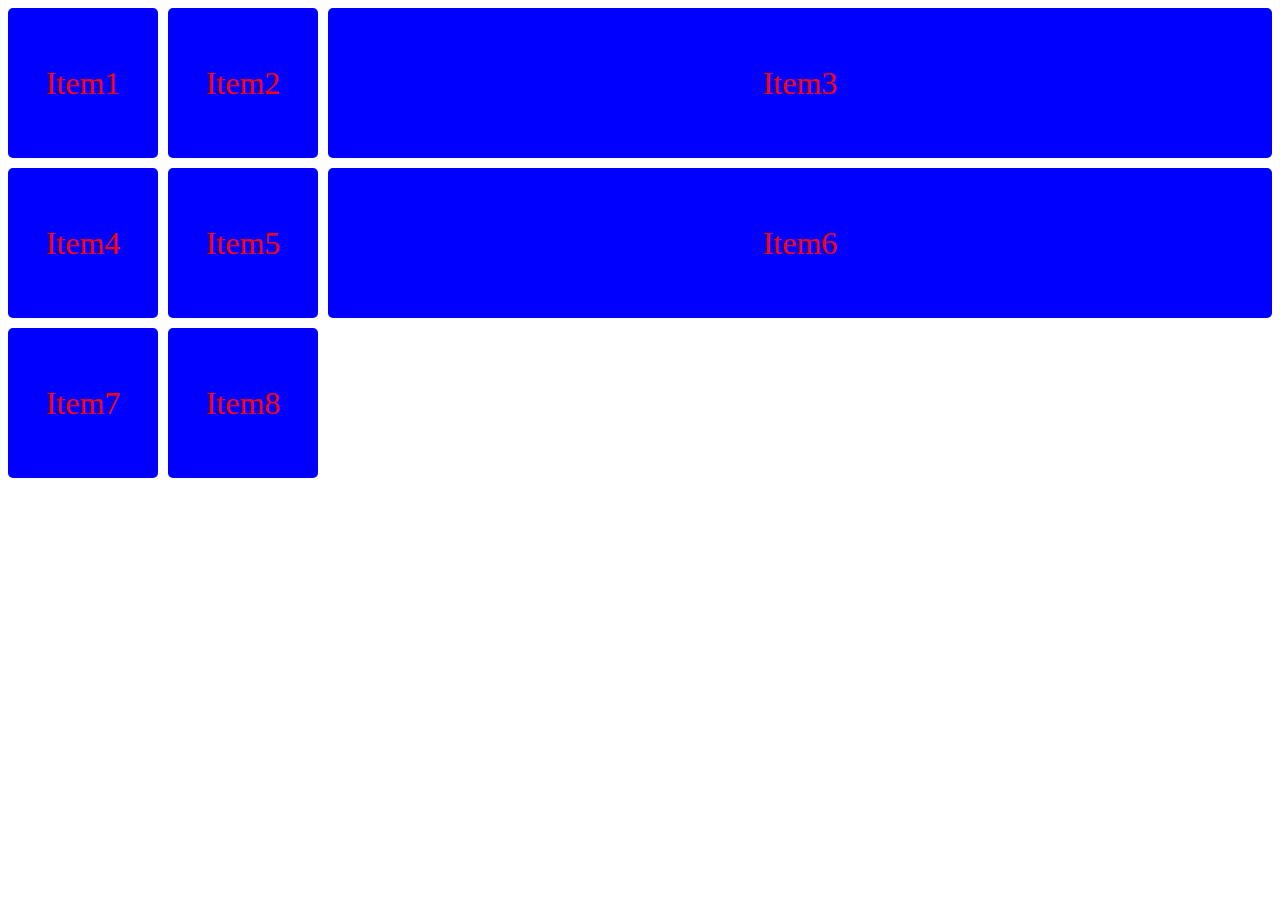
<file: mes_exercises/8box/8box.html>
<!DOCTYPE html>
<html lang="en">
<head>
    <meta charset="UTF-8">
    <meta http-equiv="X-UA-Compatible" content="IE=edge">
    <meta name="viewport" content="width=device-width, initial-scale=1.0">
    <title>8box</title>
    <link rel="stylesheet" href="8box.css">
</head>
<body>
    <div class="grid_container">
        <div class="grid_items">Item1</div>
        <div class="grid_items">Item2</div>
        <div class="grid_items">Item3</div>
        <div class="grid_items">Item4</div>
        <div class="grid_items">Item5</div>
        <div class="grid_items">Item6</div>
        <div class="grid_items">Item7</div>
        <div class="grid_items">Item8</div>
    </div>
    
</body>
</html>
</file>
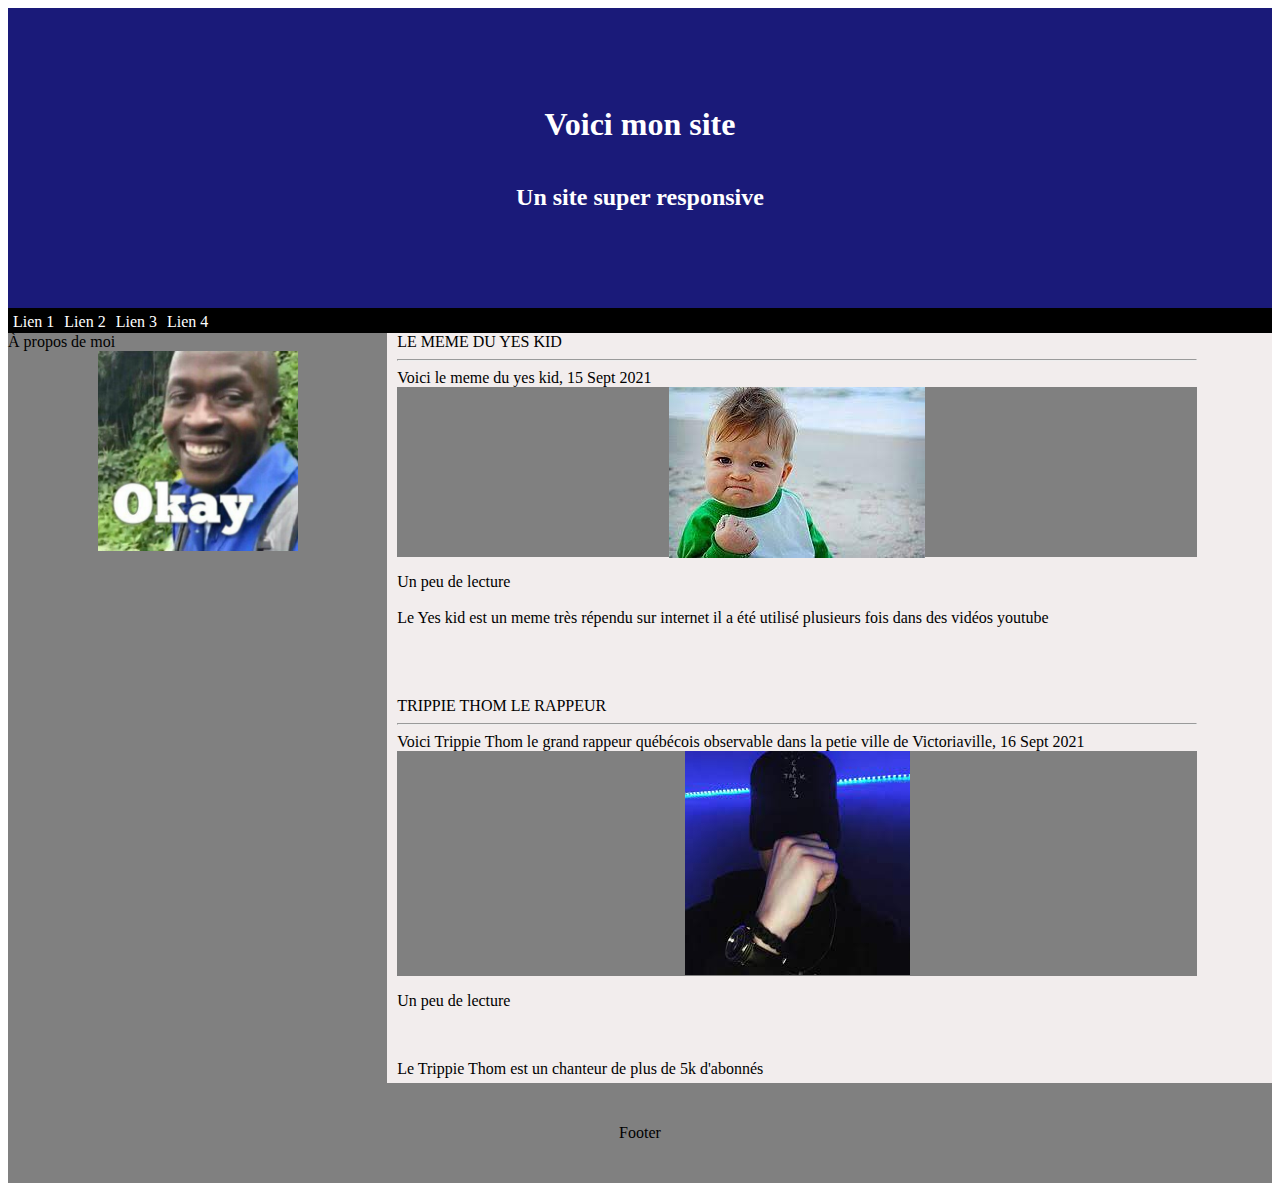
<file: mes_exercises/media/media.html>
<!DOCTYPE html>
<html lang="en">
<head>
    <meta charset="UTF-8">
    <meta http-equiv="X-UA-Compatible" content="IE=edge">
    <meta name="viewport" content="width=device-width, initial-scale=1.0">
    <title>Media</title>
    <link rel="Stylesheet" href="media.css">
</head>
<body>
    <div id= "Titre">
        <h1>Voici mon site</h1>
        <h2>Un site super responsive</h2>       
    </div>
    <div id= "liens">
       <a href="https://www.cegepvicto.ca/">
        Lien 1</a>
        <a href="https://www.ecolesecondaireleboise.com/">
        Lien 2</a>
        <a href="https://www.csbf.qc.ca/ecole/secondaire-le-tandem/">
        Lien 3</a>
        <a href="https://www.collegeclaretain.com/">
        Lien 4</a>
    </div>
    <div class="Container">
        <div class="Me">
            À propos de moi
            <div class="im1">
                <img src="okaymen.jpeg" width="200px">
            </div>
        </div>
        <div class="Art1">
             LE MEME DU YES KID
             <hr>
            Voici le meme du yes kid, 15 Sept 2021
            <div class="im2">
                <img src="yeskid.jpg" width="auto">
            </div>    
                <p>
                Un peu de lecture
                <br>
                <br>
                Le Yes kid est un meme très répendu sur internet il a été utilisé plusieurs fois dans des vidéos youtube
                </p>
                <br>
                <br>
                <br>
                TRIPPIE THOM LE RAPPEUR
                <hr>
                Voici Trippie Thom le grand rappeur québécois observable dans la petie ville de Victoriaville, 16 Sept 2021
                <div class="im3">
                    <img src="Trippie.jpg" width="auto">
                </div>
                <p>Un peu de lecture</p>
                <br>
                <p>Le Trippie Thom est un chanteur de plus de 5k d'abonnés</p>
        </div>
    </div>
                <div class="footer">
                    Footer
                </div>
        </div>
    </div>

</body>
</html>
</file>
<file: assets/css/noscript.css>
/*
	Forty by HTML5 UP
	html5up.net | @ajlkn
	Free for personal and commercial use under the CCA 3.0 license (html5up.net/license)
*/

/* Banner */

	body.is-preload #banner:after {
		opacity: 0.85;
	}

	body.is-preload #banner > .inner {
		-moz-filter: none;
		-webkit-filter: none;
		-ms-filter: none;
		filter: none;
		-moz-transform: none;
		-webkit-transform: none;
		-ms-transform: none;
		transform: none;
		opacity: 1;
	}
</file>
<file: mes_exercises/8box/8box.css>
.grid_container {
    display: grid;
    grid-template-columns: 150px 150px auto;
    grid-template-rows: 150px 150px 150px;
    grid-gap: 10px;
}

.grid_items {
    display: flex;
    justify-content: center;
    align-items: center;
    background-color: blue;
    border-radius: 5px;
    font-size: 2em;
    color: red;
}
</file>
<file: mes_exercises/media/media.css>
#Titre{
    display: flex;
    height: 300px;
    background-color: rgb(26, 26, 121);
    align-items: center;
    justify-content: center;
    color: rgb(255, 255, 255);
    flex-direction: column;
}
#liens{
    display: flex;
    height: 25px;
    background-color: black;
    color: rgb(255, 255, 255);
    text-decoration: none;
}
.Container{
    background-color: rgba(235, 228, 228, 0.664);
    height: 750px;
    width: auto;
    display: flex;
    gap: 10px;
}
.Me{
    background-color: grey;
    height: 100%;
    width: 30%;
    justify-items: center;
}
.im1{
    text-align: center;
    height: 100px;
}
.Art1{
   height: 200px;
   width: 800px;
}
.im2{    
    text-align: center;
    background-color: grey;
    height: 170px;
    width: auto;
}
.im3{
    background-color: grey;
    text-align: center;
    height: 225px;
    width: auto;
}
a{
    text-decoration: none;
    color: white;
    padding: 5px;
}
.footer{
    display: flex;
    align-items: center;
    justify-content: center;
    background-color: grey;
    height: 100px;
    width: 100%;
}
</file>
<file: assets/css/main.css>
@import url(fontawesome-all.min.css);
@import url("https://fonts.googleapis.com/css?family=Source+Sans+Pro:300,300italic,600,600italic");

/*
	Forty by HTML5 UP
	html5up.net | @ajlkn
	Free for personal and commercial use under the CCA 3.0 license (html5up.net/license)
*/

html, body, div, span, applet, object,
iframe, h1, h2, h3, h4, h5, h6, p, blockquote,
pre, a, abbr, acronym, address, big, cite,
code, del, dfn, em, img, ins, kbd, q, s, samp,
small, strike, strong, sub, sup, tt, var, b,
u, i, center, dl, dt, dd, ol, ul, li, fieldset,
form, label, legend, table, caption, tbody,
tfoot, thead, tr, th, td, article, aside,
canvas, details, embed, figure, figcaption,
footer, header, hgroup, menu, nav, output, ruby,
section, summary, time, mark, audio, video {
	margin: 0;
	padding: 0;
	border: 0;
	font-size: 100%;
	font: inherit;
	vertical-align: baseline;}

article, aside, details, figcaption, figure,
footer, header, hgroup, menu, nav, section {
	display: block;}

body {
	line-height: 1;
}

ol, ul {
	list-style: none;
}

blockquote, q {
	quotes: none;
}

	blockquote:before, blockquote:after, q:before, q:after {
		content: '';
		content: none;
	}

table {
	border-collapse: collapse;
	border-spacing: 0;
}

body {
	-webkit-text-size-adjust: none;
}

mark {
	background-color: transparent;
	color: inherit;
}

input::-moz-focus-inner {
	border: 0;
	padding: 0;
}

input, select, textarea {
	-moz-appearance: none;
	-webkit-appearance: none;
	-ms-appearance: none;
	appearance: none;
}

/* Basic */

	@-ms-viewport {
		width: device-width;
	}

	body {
		-ms-overflow-style: scrollbar;
	}

	@media screen and (max-width: 480px) {

		html, body {
			min-width: 320px;
		}

	}

	html {
		box-sizing: border-box;
	}

	*, *:before, *:after {
		box-sizing: inherit;
	}

	body {
		background: #242943;
	}

		body.is-preload *, body.is-preload *:before, body.is-preload *:after {
			-moz-animation: none !important;
			-webkit-animation: none !important;
			-ms-animation: none !important;
			animation: none !important;
			-moz-transition: none !important;
			-webkit-transition: none !important;
			-ms-transition: none !important;
			transition: none !important;
		}

/* Type */

	body, input, select, textarea {
		color: #ffffff;
		font-family: "Source Sans Pro", Helvetica, sans-serif;
		font-size: 17pt;
		font-weight: 300;
		letter-spacing: 0.025em;
		line-height: 1.65;
	}

		@media screen and (max-width: 1680px) {

			body, input, select, textarea {
				font-size: 14pt;
			}

		}

		@media screen and (max-width: 1280px) {

			body, input, select, textarea {
				font-size: 12pt;
			}

		}

		@media screen and (max-width: 360px) {

			body, input, select, textarea {
				font-size: 11pt;
			}

		}

	a {
		-moz-transition: color 0.2s ease-in-out, border-bottom-color 0.2s ease-in-out;
		-webkit-transition: color 0.2s ease-in-out, border-bottom-color 0.2s ease-in-out;
		-ms-transition: color 0.2s ease-in-out, border-bottom-color 0.2s ease-in-out;
		transition: color 0.2s ease-in-out, border-bottom-color 0.2s ease-in-out;
		border-bottom: dotted 1px;
		color: inherit;
		text-decoration: none;
	}

		a:hover {
			border-bottom-color: transparent;
			color: #9bf1ff !important;
		}

		a:active {
			color: #53e3fb !important;
		}

	strong, b {
		color: #ffffff;
		font-weight: 600;
	}

	em, i {
		font-style: italic;
	}

	p {
		margin: 0 0 2em 0;
	}

	h1, h2, h3, h4, h5, h6 {
		color: #ffffff;
		font-weight: 600;
		line-height: 1.65;
		margin: 0 0 1em 0;
	}

		h1 a, h2 a, h3 a, h4 a, h5 a, h6 a {
			color: inherit;
			border-bottom: 0;
		}

	h1 {
		font-size: 2.5em;
	}

	h2 {
		font-size: 1.75em;
	}

	h3 {
		font-size: 1.35em;
	}

	h4 {
		font-size: 1.1em;
	}

	h5 {
		font-size: 0.9em;
	}

	h6 {
		font-size: 0.7em;
	}

	@media screen and (max-width: 736px) {

		h1 {
			font-size: 2em;
		}

		h2 {
			font-size: 1.5em;
		}

		h3 {
			font-size: 1.25em;
		}

	}

	sub {
		font-size: 0.8em;
		position: relative;
		top: 0.5em;
	}

	sup {
		font-size: 0.8em;
		position: relative;
		top: -0.5em;
	}

	blockquote {
		border-left: solid 4px rgba(212, 212, 255, 0.1);
		font-style: italic;
		margin: 0 0 2em 0;
		padding: 0.5em 0 0.5em 2em;
	}

	code {
		background: rgba(212, 212, 255, 0.035);
		font-family: "Courier New", monospace;
		font-size: 0.9em;
		margin: 0 0.25em;
		padding: 0.25em 0.65em;
	}

	pre {
		-webkit-overflow-scrolling: touch;
		font-family: "Courier New", monospace;
		font-size: 0.9em;
		margin: 0 0 2em 0;
	}

		pre code {
			display: block;
			line-height: 1.75;
			padding: 1em 1.5em;
			overflow-x: auto;
		}

	hr {
		border: 0;
		border-bottom: solid 1px rgba(212, 212, 255, 0.1);
		margin: 2em 0;
	}

		hr.major {
			margin: 3em 0;
		}

	.align-left {
		text-align: left;
	}

	.align-center {
		text-align: center;
	}

	.align-right {
		text-align: right;
	}

/* Row */

	.row {
		display: flex;
		flex-wrap: wrap;
		box-sizing: border-box;
		align-items: stretch;
	}

		.row > * {
			box-sizing: border-box;
		}

		.row.gtr-uniform > * > :last-child {
			margin-bottom: 0;
		}

		.row.aln-left {
			justify-content: flex-start;
		}

		.row.aln-center {
			justify-content: center;
		}

		.row.aln-right {
			justify-content: flex-end;
		}

		.row.aln-top {
			align-items: flex-start;
		}

		.row.aln-middle {
			align-items: center;
		}

		.row.aln-bottom {
			align-items: flex-end;
		}

		.row > .imp {
			order: -1;
		}

		.row > .col-1 {
			width: 8.33333%;
		}

		.row > .off-1 {
			margin-left: 8.33333%;
		}

		.row > .col-2 {
			width: 16.66667%;
		}

		.row > .off-2 {
			margin-left: 16.66667%;
		}

		.row > .col-3 {
			width: 25%;
		}

		.row > .off-3 {
			margin-left: 25%;
		}

		.row > .col-4 {
			width: 33.33333%;
		}

		.row > .off-4 {
			margin-left: 33.33333%;
		}

		.row > .col-5 {
			width: 41.66667%;
		}

		.row > .off-5 {
			margin-left: 41.66667%;
		}

		.row > .col-6 {
			width: 50%;
		}

		.row > .off-6 {
			margin-left: 50%;
		}

		.row > .col-7 {
			width: 58.33333%;
		}

		.row > .off-7 {
			margin-left: 58.33333%;
		}

		.row > .col-8 {
			width: 66.66667%;
		}

		.row > .off-8 {
			margin-left: 66.66667%;
		}

		.row > .col-9 {
			width: 75%;
		}

		.row > .off-9 {
			margin-left: 75%;
		}

		.row > .col-10 {
			width: 83.33333%;
		}

		.row > .off-10 {
			margin-left: 83.33333%;
		}

		.row > .col-11 {
			width: 91.66667%;
		}

		.row > .off-11 {
			margin-left: 91.66667%;
		}

		.row > .col-12 {
			width: 100%;
		}

		.row > .off-12 {
			margin-left: 100%;
		}

		.row.gtr-0 {
			margin-top: 0;
			margin-left: 0em;
		}

			.row.gtr-0 > * {
				padding: 0 0 0 0em;
			}

			.row.gtr-0.gtr-uniform {
				margin-top: 0em;
			}

				.row.gtr-0.gtr-uniform > * {
					padding-top: 0em;
				}

		.row.gtr-25 {
			margin-top: 0;
			margin-left: -0.5em;
		}

			.row.gtr-25 > * {
				padding: 0 0 0 0.5em;
			}

			.row.gtr-25.gtr-uniform {
				margin-top: -0.5em;
			}

				.row.gtr-25.gtr-uniform > * {
					padding-top: 0.5em;
				}

		.row.gtr-50 {
			margin-top: 0;
			margin-left: -1em;
		}

			.row.gtr-50 > * {
				padding: 0 0 0 1em;
			}

			.row.gtr-50.gtr-uniform {
				margin-top: -1em;
			}

				.row.gtr-50.gtr-uniform > * {
					padding-top: 1em;
				}

		.row {
			margin-top: 0;
			margin-left: -2em;
		}

			.row > * {
				padding: 0 0 0 2em;
			}

			.row.gtr-uniform {
				margin-top: -2em;
			}

				.row.gtr-uniform > * {
					padding-top: 2em;
				}

		.row.gtr-150 {
			margin-top: 0;
			margin-left: -3em;
		}

			.row.gtr-150 > * {
				padding: 0 0 0 3em;
			}

			.row.gtr-150.gtr-uniform {
				margin-top: -3em;
			}

				.row.gtr-150.gtr-uniform > * {
					padding-top: 3em;
				}

		.row.gtr-200 {
			margin-top: 0;
			margin-left: -4em;
		}

			.row.gtr-200 > * {
				padding: 0 0 0 4em;
			}

			.row.gtr-200.gtr-uniform {
				margin-top: -4em;
			}

				.row.gtr-200.gtr-uniform > * {
					padding-top: 4em;
				}

		@media screen and (max-width: 1680px) {

			.row {
				display: flex;
				flex-wrap: wrap;
				box-sizing: border-box;
				align-items: stretch;
			}

				.row > * {
					box-sizing: border-box;
				}

				.row.gtr-uniform > * > :last-child {
					margin-bottom: 0;
				}

				.row.aln-left {
					justify-content: flex-start;
				}

				.row.aln-center {
					justify-content: center;
				}

				.row.aln-right {
					justify-content: flex-end;
				}

				.row.aln-top {
					align-items: flex-start;
				}

				.row.aln-middle {
					align-items: center;
				}

				.row.aln-bottom {
					align-items: flex-end;
				}

				.row > .imp-xlarge {
					order: -1;
				}

				.row > .col-1-xlarge {
					width: 8.33333%;
				}

				.row > .off-1-xlarge {
					margin-left: 8.33333%;
				}

				.row > .col-2-xlarge {
					width: 16.66667%;
				}

				.row > .off-2-xlarge {
					margin-left: 16.66667%;
				}

				.row > .col-3-xlarge {
					width: 25%;
				}

				.row > .off-3-xlarge {
					margin-left: 25%;
				}

				.row > .col-4-xlarge {
					width: 33.33333%;
				}

				.row > .off-4-xlarge {
					margin-left: 33.33333%;
				}

				.row > .col-5-xlarge {
					width: 41.66667%;
				}

				.row > .off-5-xlarge {
					margin-left: 41.66667%;
				}

				.row > .col-6-xlarge {
					width: 50%;
				}

				.row > .off-6-xlarge {
					margin-left: 50%;
				}

				.row > .col-7-xlarge {
					width: 58.33333%;
				}

				.row > .off-7-xlarge {
					margin-left: 58.33333%;
				}

				.row > .col-8-xlarge {
					width: 66.66667%;
				}

				.row > .off-8-xlarge {
					margin-left: 66.66667%;
				}

				.row > .col-9-xlarge {
					width: 75%;
				}

				.row > .off-9-xlarge {
					margin-left: 75%;
				}

				.row > .col-10-xlarge {
					width: 83.33333%;
				}

				.row > .off-10-xlarge {
					margin-left: 83.33333%;
				}

				.row > .col-11-xlarge {
					width: 91.66667%;
				}

				.row > .off-11-xlarge {
					margin-left: 91.66667%;
				}

				.row > .col-12-xlarge {
					width: 100%;
				}

				.row > .off-12-xlarge {
					margin-left: 100%;
				}

				.row.gtr-0 {
					margin-top: 0;
					margin-left: 0em;
				}

					.row.gtr-0 > * {
						padding: 0 0 0 0em;
					}

					.row.gtr-0.gtr-uniform {
						margin-top: 0em;
					}

						.row.gtr-0.gtr-uniform > * {
							padding-top: 0em;
						}

				.row.gtr-25 {
					margin-top: 0;
					margin-left: -0.5em;
				}

					.row.gtr-25 > * {
						padding: 0 0 0 0.5em;
					}

					.row.gtr-25.gtr-uniform {
						margin-top: -0.5em;
					}

						.row.gtr-25.gtr-uniform > * {
							padding-top: 0.5em;
						}

				.row.gtr-50 {
					margin-top: 0;
					margin-left: -1em;
				}

					.row.gtr-50 > * {
						padding: 0 0 0 1em;
					}

					.row.gtr-50.gtr-uniform {
						margin-top: -1em;
					}

						.row.gtr-50.gtr-uniform > * {
							padding-top: 1em;
						}

				.row {
					margin-top: 0;
					margin-left: -2em;
				}

					.row > * {
						padding: 0 0 0 2em;
					}

					.row.gtr-uniform {
						margin-top: -2em;
					}

						.row.gtr-uniform > * {
							padding-top: 2em;
						}

				.row.gtr-150 {
					margin-top: 0;
					margin-left: -3em;
				}

					.row.gtr-150 > * {
						padding: 0 0 0 3em;
					}

					.row.gtr-150.gtr-uniform {
						margin-top: -3em;
					}

						.row.gtr-150.gtr-uniform > * {
							padding-top: 3em;
						}

				.row.gtr-200 {
					margin-top: 0;
					margin-left: -4em;
				}

					.row.gtr-200 > * {
						padding: 0 0 0 4em;
					}

					.row.gtr-200.gtr-uniform {
						margin-top: -4em;
					}

						.row.gtr-200.gtr-uniform > * {
							padding-top: 4em;
						}

		}

		@media screen and (max-width: 1280px) {

			.row {
				display: flex;
				flex-wrap: wrap;
				box-sizing: border-box;
				align-items: stretch;
			}

				.row > * {
					box-sizing: border-box;
				}

				.row.gtr-uniform > * > :last-child {
					margin-bottom: 0;
				}

				.row.aln-left {
					justify-content: flex-start;
				}

				.row.aln-center {
					justify-content: center;
				}

				.row.aln-right {
					justify-content: flex-end;
				}

				.row.aln-top {
					align-items: flex-start;
				}

				.row.aln-middle {
					align-items: center;
				}

				.row.aln-bottom {
					align-items: flex-end;
				}

				.row > .imp-large {
					order: -1;
				}

				.row > .col-1-large {
					width: 8.33333%;
				}

				.row > .off-1-large {
					margin-left: 8.33333%;
				}

				.row > .col-2-large {
					width: 16.66667%;
				}

				.row > .off-2-large {
					margin-left: 16.66667%;
				}

				.row > .col-3-large {
					width: 25%;
				}

				.row > .off-3-large {
					margin-left: 25%;
				}

				.row > .col-4-large {
					width: 33.33333%;
				}

				.row > .off-4-large {
					margin-left: 33.33333%;
				}

				.row > .col-5-large {
					width: 41.66667%;
				}

				.row > .off-5-large {
					margin-left: 41.66667%;
				}

				.row > .col-6-large {
					width: 50%;
				}

				.row > .off-6-large {
					margin-left: 50%;
				}

				.row > .col-7-large {
					width: 58.33333%;
				}

				.row > .off-7-large {
					margin-left: 58.33333%;
				}

				.row > .col-8-large {
					width: 66.66667%;
				}

				.row > .off-8-large {
					margin-left: 66.66667%;
				}

				.row > .col-9-large {
					width: 75%;
				}

				.row > .off-9-large {
					margin-left: 75%;
				}

				.row > .col-10-large {
					width: 83.33333%;
				}

				.row > .off-10-large {
					margin-left: 83.33333%;
				}

				.row > .col-11-large {
					width: 91.66667%;
				}

				.row > .off-11-large {
					margin-left: 91.66667%;
				}

				.row > .col-12-large {
					width: 100%;
				}

				.row > .off-12-large {
					margin-left: 100%;
				}

				.row.gtr-0 {
					margin-top: 0;
					margin-left: 0em;
				}

					.row.gtr-0 > * {
						padding: 0 0 0 0em;
					}

					.row.gtr-0.gtr-uniform {
						margin-top: 0em;
					}

						.row.gtr-0.gtr-uniform > * {
							padding-top: 0em;
						}

				.row.gtr-25 {
					margin-top: 0;
					margin-left: -0.375em;
				}

					.row.gtr-25 > * {
						padding: 0 0 0 0.375em;
					}

					.row.gtr-25.gtr-uniform {
						margin-top: -0.375em;
					}

						.row.gtr-25.gtr-uniform > * {
							padding-top: 0.375em;
						}

				.row.gtr-50 {
					margin-top: 0;
					margin-left: -0.75em;
				}

					.row.gtr-50 > * {
						padding: 0 0 0 0.75em;
					}

					.row.gtr-50.gtr-uniform {
						margin-top: -0.75em;
					}

						.row.gtr-50.gtr-uniform > * {
							padding-top: 0.75em;
						}

				.row {
					margin-top: 0;
					margin-left: -1.5em;
				}

					.row > * {
						padding: 0 0 0 1.5em;
					}

					.row.gtr-uniform {
						margin-top: -1.5em;
					}

						.row.gtr-uniform > * {
							padding-top: 1.5em;
						}

				.row.gtr-150 {
					margin-top: 0;
					margin-left: -2.25em;
				}

					.row.gtr-150 > * {
						padding: 0 0 0 2.25em;
					}

					.row.gtr-150.gtr-uniform {
						margin-top: -2.25em;
					}

						.row.gtr-150.gtr-uniform > * {
							padding-top: 2.25em;
						}

				.row.gtr-200 {
					margin-top: 0;
					margin-left: -3em;
				}

					.row.gtr-200 > * {
						padding: 0 0 0 3em;
					}

					.row.gtr-200.gtr-uniform {
						margin-top: -3em;
					}

						.row.gtr-200.gtr-uniform > * {
							padding-top: 3em;
						}

		}

		@media screen and (max-width: 980px) {

			.row {
				display: flex;
				flex-wrap: wrap;
				box-sizing: border-box;
				align-items: stretch;
			}

				.row > * {
					box-sizing: border-box;
				}

				.row.gtr-uniform > * > :last-child {
					margin-bottom: 0;
				}

				.row.aln-left {
					justify-content: flex-start;
				}

				.row.aln-center {
					justify-content: center;
				}

				.row.aln-right {
					justify-content: flex-end;
				}

				.row.aln-top {
					align-items: flex-start;
				}

				.row.aln-middle {
					align-items: center;
				}

				.row.aln-bottom {
					align-items: flex-end;
				}

				.row > .imp-medium {
					order: -1;
				}

				.row > .col-1-medium {
					width: 8.33333%;
				}

				.row > .off-1-medium {
					margin-left: 8.33333%;
				}

				.row > .col-2-medium {
					width: 16.66667%;
				}

				.row > .off-2-medium {
					margin-left: 16.66667%;
				}

				.row > .col-3-medium {
					width: 25%;
				}

				.row > .off-3-medium {
					margin-left: 25%;
				}

				.row > .col-4-medium {
					width: 33.33333%;
				}

				.row > .off-4-medium {
					margin-left: 33.33333%;
				}

				.row > .col-5-medium {
					width: 41.66667%;
				}

				.row > .off-5-medium {
					margin-left: 41.66667%;
				}

				.row > .col-6-medium {
					width: 50%;
				}

				.row > .off-6-medium {
					margin-left: 50%;
				}

				.row > .col-7-medium {
					width: 58.33333%;
				}

				.row > .off-7-medium {
					margin-left: 58.33333%;
				}

				.row > .col-8-medium {
					width: 66.66667%;
				}

				.row > .off-8-medium {
					margin-left: 66.66667%;
				}

				.row > .col-9-medium {
					width: 75%;
				}

				.row > .off-9-medium {
					margin-left: 75%;
				}

				.row > .col-10-medium {
					width: 83.33333%;
				}

				.row > .off-10-medium {
					margin-left: 83.33333%;
				}

				.row > .col-11-medium {
					width: 91.66667%;
				}

				.row > .off-11-medium {
					margin-left: 91.66667%;
				}

				.row > .col-12-medium {
					width: 100%;
				}

				.row > .off-12-medium {
					margin-left: 100%;
				}

				.row.gtr-0 {
					margin-top: 0;
					margin-left: 0em;
				}

					.row.gtr-0 > * {
						padding: 0 0 0 0em;
					}

					.row.gtr-0.gtr-uniform {
						margin-top: 0em;
					}

						.row.gtr-0.gtr-uniform > * {
							padding-top: 0em;
						}

				.row.gtr-25 {
					margin-top: 0;
					margin-left: -0.375em;
				}

					.row.gtr-25 > * {
						padding: 0 0 0 0.375em;
					}

					.row.gtr-25.gtr-uniform {
						margin-top: -0.375em;
					}

						.row.gtr-25.gtr-uniform > * {
							padding-top: 0.375em;
						}

				.row.gtr-50 {
					margin-top: 0;
					margin-left: -0.75em;
				}

					.row.gtr-50 > * {
						padding: 0 0 0 0.75em;
					}

					.row.gtr-50.gtr-uniform {
						margin-top: -0.75em;
					}

						.row.gtr-50.gtr-uniform > * {
							padding-top: 0.75em;
						}

				.row {
					margin-top: 0;
					margin-left: -1.5em;
				}

					.row > * {
						padding: 0 0 0 1.5em;
					}

					.row.gtr-uniform {
						margin-top: -1.5em;
					}

						.row.gtr-uniform > * {
							padding-top: 1.5em;
						}

				.row.gtr-150 {
					margin-top: 0;
					margin-left: -2.25em;
				}

					.row.gtr-150 > * {
						padding: 0 0 0 2.25em;
					}

					.row.gtr-150.gtr-uniform {
						margin-top: -2.25em;
					}

						.row.gtr-150.gtr-uniform > * {
							padding-top: 2.25em;
						}

				.row.gtr-200 {
					margin-top: 0;
					margin-left: -3em;
				}

					.row.gtr-200 > * {
						padding: 0 0 0 3em;
					}

					.row.gtr-200.gtr-uniform {
						margin-top: -3em;
					}

						.row.gtr-200.gtr-uniform > * {
							padding-top: 3em;
						}

		}

		@media screen and (max-width: 736px) {

			.row {
				display: flex;
				flex-wrap: wrap;
				box-sizing: border-box;
				align-items: stretch;
			}

				.row > * {
					box-sizing: border-box;
				}

				.row.gtr-uniform > * > :last-child {
					margin-bottom: 0;
				}

				.row.aln-left {
					justify-content: flex-start;
				}

				.row.aln-center {
					justify-content: center;
				}

				.row.aln-right {
					justify-content: flex-end;
				}

				.row.aln-top {
					align-items: flex-start;
				}

				.row.aln-middle {
					align-items: center;
				}

				.row.aln-bottom {
					align-items: flex-end;
				}

				.row > .imp-small {
					order: -1;
				}

				.row > .col-1-small {
					width: 8.33333%;
				}

				.row > .off-1-small {
					margin-left: 8.33333%;
				}

				.row > .col-2-small {
					width: 16.66667%;
				}

				.row > .off-2-small {
					margin-left: 16.66667%;
				}

				.row > .col-3-small {
					width: 25%;
				}

				.row > .off-3-small {
					margin-left: 25%;
				}

				.row > .col-4-small {
					width: 33.33333%;
				}

				.row > .off-4-small {
					margin-left: 33.33333%;
				}

				.row > .col-5-small {
					width: 41.66667%;
				}

				.row > .off-5-small {
					margin-left: 41.66667%;
				}

				.row > .col-6-small {
					width: 50%;
				}

				.row > .off-6-small {
					margin-left: 50%;
				}

				.row > .col-7-small {
					width: 58.33333%;
				}

				.row > .off-7-small {
					margin-left: 58.33333%;
				}

				.row > .col-8-small {
					width: 66.66667%;
				}

				.row > .off-8-small {
					margin-left: 66.66667%;
				}

				.row > .col-9-small {
					width: 75%;
				}

				.row > .off-9-small {
					margin-left: 75%;
				}

				.row > .col-10-small {
					width: 83.33333%;
				}

				.row > .off-10-small {
					margin-left: 83.33333%;
				}

				.row > .col-11-small {
					width: 91.66667%;
				}

				.row > .off-11-small {
					margin-left: 91.66667%;
				}

				.row > .col-12-small {
					width: 100%;
				}

				.row > .off-12-small {
					margin-left: 100%;
				}

				.row.gtr-0 {
					margin-top: 0;
					margin-left: 0em;
				}

					.row.gtr-0 > * {
						padding: 0 0 0 0em;
					}

					.row.gtr-0.gtr-uniform {
						margin-top: 0em;
					}

						.row.gtr-0.gtr-uniform > * {
							padding-top: 0em;
						}

				.row.gtr-25 {
					margin-top: 0;
					margin-left: -0.3125em;
				}

					.row.gtr-25 > * {
						padding: 0 0 0 0.3125em;
					}

					.row.gtr-25.gtr-uniform {
						margin-top: -0.3125em;
					}

						.row.gtr-25.gtr-uniform > * {
							padding-top: 0.3125em;
						}

				.row.gtr-50 {
					margin-top: 0;
					margin-left: -0.625em;
				}

					.row.gtr-50 > * {
						padding: 0 0 0 0.625em;
					}

					.row.gtr-50.gtr-uniform {
						margin-top: -0.625em;
					}

						.row.gtr-50.gtr-uniform > * {
							padding-top: 0.625em;
						}

				.row {
					margin-top: 0;
					margin-left: -1.25em;
				}

					.row > * {
						padding: 0 0 0 1.25em;
					}

					.row.gtr-uniform {
						margin-top: -1.25em;
					}

						.row.gtr-uniform > * {
							padding-top: 1.25em;
						}

				.row.gtr-150 {
					margin-top: 0;
					margin-left: -1.875em;
				}

					.row.gtr-150 > * {
						padding: 0 0 0 1.875em;
					}

					.row.gtr-150.gtr-uniform {
						margin-top: -1.875em;
					}

						.row.gtr-150.gtr-uniform > * {
							padding-top: 1.875em;
						}

				.row.gtr-200 {
					margin-top: 0;
					margin-left: -2.5em;
				}

					.row.gtr-200 > * {
						padding: 0 0 0 2.5em;
					}

					.row.gtr-200.gtr-uniform {
						margin-top: -2.5em;
					}

						.row.gtr-200.gtr-uniform > * {
							padding-top: 2.5em;
						}

		}

		@media screen and (max-width: 480px) {

			.row {
				display: flex;
				flex-wrap: wrap;
				box-sizing: border-box;
				align-items: stretch;
			}

				.row > * {
					box-sizing: border-box;
				}

				.row.gtr-uniform > * > :last-child {
					margin-bottom: 0;
				}

				.row.aln-left {
					justify-content: flex-start;
				}

				.row.aln-center {
					justify-content: center;
				}

				.row.aln-right {
					justify-content: flex-end;
				}

				.row.aln-top {
					align-items: flex-start;
				}

				.row.aln-middle {
					align-items: center;
				}

				.row.aln-bottom {
					align-items: flex-end;
				}

				.row > .imp-xsmall {
					order: -1;
				}

				.row > .col-1-xsmall {
					width: 8.33333%;
				}

				.row > .off-1-xsmall {
					margin-left: 8.33333%;
				}

				.row > .col-2-xsmall {
					width: 16.66667%;
				}

				.row > .off-2-xsmall {
					margin-left: 16.66667%;
				}

				.row > .col-3-xsmall {
					width: 25%;
				}

				.row > .off-3-xsmall {
					margin-left: 25%;
				}

				.row > .col-4-xsmall {
					width: 33.33333%;
				}

				.row > .off-4-xsmall {
					margin-left: 33.33333%;
				}

				.row > .col-5-xsmall {
					width: 41.66667%;
				}

				.row > .off-5-xsmall {
					margin-left: 41.66667%;
				}

				.row > .col-6-xsmall {
					width: 50%;
				}

				.row > .off-6-xsmall {
					margin-left: 50%;
				}

				.row > .col-7-xsmall {
					width: 58.33333%;
				}

				.row > .off-7-xsmall {
					margin-left: 58.33333%;
				}

				.row > .col-8-xsmall {
					width: 66.66667%;
				}

				.row > .off-8-xsmall {
					margin-left: 66.66667%;
				}

				.row > .col-9-xsmall {
					width: 75%;
				}

				.row > .off-9-xsmall {
					margin-left: 75%;
				}

				.row > .col-10-xsmall {
					width: 83.33333%;
				}

				.row > .off-10-xsmall {
					margin-left: 83.33333%;
				}

				.row > .col-11-xsmall {
					width: 91.66667%;
				}

				.row > .off-11-xsmall {
					margin-left: 91.66667%;
				}

				.row > .col-12-xsmall {
					width: 100%;
				}

				.row > .off-12-xsmall {
					margin-left: 100%;
				}

				.row.gtr-0 {
					margin-top: 0;
					margin-left: 0em;
				}

					.row.gtr-0 > * {
						padding: 0 0 0 0em;
					}

					.row.gtr-0.gtr-uniform {
						margin-top: 0em;
					}

						.row.gtr-0.gtr-uniform > * {
							padding-top: 0em;
						}

				.row.gtr-25 {
					margin-top: 0;
					margin-left: -0.3125em;
				}

					.row.gtr-25 > * {
						padding: 0 0 0 0.3125em;
					}

					.row.gtr-25.gtr-uniform {
						margin-top: -0.3125em;
					}

						.row.gtr-25.gtr-uniform > * {
							padding-top: 0.3125em;
						}

				.row.gtr-50 {
					margin-top: 0;
					margin-left: -0.625em;
				}

					.row.gtr-50 > * {
						padding: 0 0 0 0.625em;
					}

					.row.gtr-50.gtr-uniform {
						margin-top: -0.625em;
					}

						.row.gtr-50.gtr-uniform > * {
							padding-top: 0.625em;
						}

				.row {
					margin-top: 0;
					margin-left: -1.25em;
				}

					.row > * {
						padding: 0 0 0 1.25em;
					}

					.row.gtr-uniform {
						margin-top: -1.25em;
					}

						.row.gtr-uniform > * {
							padding-top: 1.25em;
						}

				.row.gtr-150 {
					margin-top: 0;
					margin-left: -1.875em;
				}

					.row.gtr-150 > * {
						padding: 0 0 0 1.875em;
					}

					.row.gtr-150.gtr-uniform {
						margin-top: -1.875em;
					}

						.row.gtr-150.gtr-uniform > * {
							padding-top: 1.875em;
						}

				.row.gtr-200 {
					margin-top: 0;
					margin-left: -2.5em;
				}

					.row.gtr-200 > * {
						padding: 0 0 0 2.5em;
					}

					.row.gtr-200.gtr-uniform {
						margin-top: -2.5em;
					}

						.row.gtr-200.gtr-uniform > * {
							padding-top: 2.5em;
						}

		}

/* Section/Article */

	section.special, article.special {
		text-align: center;
	}

	header.major {
		width: -moz-max-content;
		width: -webkit-max-content;
		width: -ms-max-content;
		width: max-content;
		margin-bottom: 2em;
	}

		header.major > :first-child {
			margin-bottom: 0;
			width: calc(100% + 0.5em);
		}

			header.major > :first-child:after {
				content: '';
				background-color: #ffffff;
				display: block;
				height: 2px;
				margin: 0.325em 0 0.5em 0;
				width: 100%;
			}

		header.major > p {
			font-size: 0.7em;
			font-weight: 600;
			letter-spacing: 0.25em;
			margin-bottom: 0;
			text-transform: uppercase;
		}

		body.is-ie header.major > :first-child:after {
			max-width: 9em;
		}

		body.is-ie header.major > h1:after {
			max-width: 100% !important;
		}

	@media screen and (max-width: 736px) {

		header.major > p br {
			display: none;
		}

	}

/* Form */

	form {
		margin: 0 0 2em 0;
	}

		form > :last-child {
			margin-bottom: 0;
		}

		form > .fields {
			display: -moz-flex;
			display: -webkit-flex;
			display: -ms-flex;
			display: flex;
			-moz-flex-wrap: wrap;
			-webkit-flex-wrap: wrap;
			-ms-flex-wrap: wrap;
			flex-wrap: wrap;
			width: calc(100% + 3em);
			margin: -1.5em 0 2em -1.5em;
		}

			form > .fields > .field {
				-moz-flex-grow: 0;
				-webkit-flex-grow: 0;
				-ms-flex-grow: 0;
				flex-grow: 0;
				-moz-flex-shrink: 0;
				-webkit-flex-shrink: 0;
				-ms-flex-shrink: 0;
				flex-shrink: 0;
				padding: 1.5em 0 0 1.5em;
				width: calc(100% - 1.5em);
			}

				form > .fields > .field.half {
					width: calc(50% - 0.75em);
				}

				form > .fields > .field.third {
					width: calc(100%/3 - 0.5em);
				}

				form > .fields > .field.quarter {
					width: calc(25% - 0.375em);
				}

		@media screen and (max-width: 480px) {

			form > .fields {
				width: calc(100% + 3em);
				margin: -1.5em 0 2em -1.5em;
			}

				form > .fields > .field {
					padding: 1.5em 0 0 1.5em;
					width: calc(100% - 1.5em);
				}

					form > .fields > .field.half {
						width: calc(100% - 1.5em);
					}

					form > .fields > .field.third {
						width: calc(100% - 1.5em);
					}

					form > .fields > .field.quarter {
						width: calc(100% - 1.5em);
					}

		}

	label {
		color: #ffffff;
		display: block;
		font-size: 0.8em;
		font-weight: 600;
		letter-spacing: 0.25em;
		margin: 0 0 1em 0;
		text-transform: uppercase;
	}

	input[type="text"],
	input[type="password"],
	input[type="email"],
	input[type="tel"],
	input[type="search"],
	input[type="url"],
	select,
	textarea {
		-moz-appearance: none;
		-webkit-appearance: none;
		-ms-appearance: none;
		appearance: none;
		background: rgba(212, 212, 255, 0.035);
		border: none;
		border-radius: 0;
		color: inherit;
		display: block;
		outline: 0;
		padding: 0 1em;
		text-decoration: none;
		width: 100%;
	}

		input[type="text"]:invalid,
		input[type="password"]:invalid,
		input[type="email"]:invalid,
		input[type="tel"]:invalid,
		input[type="search"]:invalid,
		input[type="url"]:invalid,
		select:invalid,
		textarea:invalid {
			box-shadow: none;
		}

		input[type="text"]:focus,
		input[type="password"]:focus,
		input[type="email"]:focus,
		input[type="tel"]:focus,
		input[type="search"]:focus,
		input[type="url"]:focus,
		select:focus,
		textarea:focus {
			border-color: #9bf1ff;
			box-shadow: 0 0 0 2px #9bf1ff;
		}

	select {
		background-image: url("data:image/svg+xml;charset=utf8,%3Csvg xmlns='http://www.w3.org/2000/svg' width='40' height='40' preserveAspectRatio='none' viewBox='0 0 40 40'%3E%3Cpath d='M9.4,12.3l10.4,10.4l10.4-10.4c0.2-0.2,0.5-0.4,0.9-0.4c0.3,0,0.6,0.1,0.9,0.4l3.3,3.3c0.2,0.2,0.4,0.5,0.4,0.9 c0,0.4-0.1,0.6-0.4,0.9L20.7,31.9c-0.2,0.2-0.5,0.4-0.9,0.4c-0.3,0-0.6-0.1-0.9-0.4L4.3,17.3c-0.2-0.2-0.4-0.5-0.4-0.9 c0-0.4,0.1-0.6,0.4-0.9l3.3-3.3c0.2-0.2,0.5-0.4,0.9-0.4S9.1,12.1,9.4,12.3z' fill='rgba(212, 212, 255, 0.1)' /%3E%3C/svg%3E");
		background-size: 1.25rem;
		background-repeat: no-repeat;
		background-position: calc(100% - 1rem) center;
		height: 2.75em;
		padding-right: 2.75em;
		text-overflow: ellipsis;
	}

		select option {
			color: #ffffff;
			background: #242943;
		}

		select:focus::-ms-value {
			background-color: transparent;
		}

		select::-ms-expand {
			display: none;
		}

	input[type="text"],
	input[type="password"],
	input[type="email"],
	input[type="tel"],
	input[type="search"],
	input[type="url"],
	select {
		height: 2.75em;
	}

	textarea {
		padding: 0.75em 1em;
	}

	input[type="checkbox"],
	input[type="radio"] {
		-moz-appearance: none;
		-webkit-appearance: none;
		-ms-appearance: none;
		appearance: none;
		display: block;
		float: left;
		margin-right: -2em;
		opacity: 0;
		width: 1em;
		z-index: -1;
	}

		input[type="checkbox"] + label,
		input[type="radio"] + label {
			text-decoration: none;
			color: #ffffff;
			cursor: pointer;
			display: inline-block;
			font-weight: 300;
			padding-left: 2.65em;
			padding-right: 0.75em;
			position: relative;
		}

			input[type="checkbox"] + label:before,
			input[type="radio"] + label:before {
				-moz-osx-font-smoothing: grayscale;
				-webkit-font-smoothing: antialiased;
				display: inline-block;
				font-style: normal;
				font-variant: normal;
				text-rendering: auto;
				line-height: 1;
				text-transform: none !important;
				font-family: 'Font Awesome 5 Free';
				font-weight: 900;
			}

			input[type="checkbox"] + label:before,
			input[type="radio"] + label:before {
				background: rgba(212, 212, 255, 0.035);
				content: '';
				display: inline-block;
				font-size: 0.8em;
				height: 2.0625em;
				left: 0;
				letter-spacing: 0;
				line-height: 2.0625em;
				position: absolute;
				text-align: center;
				top: 0;
				width: 2.0625em;
			}

		input[type="checkbox"]:checked + label:before,
		input[type="radio"]:checked + label:before {
			background: #ffffff;
			border-color: #9bf1ff;
			content: '\f00c';
			color: #242943;
		}

		input[type="checkbox"]:focus + label:before,
		input[type="radio"]:focus + label:before {
			box-shadow: 0 0 0 2px #9bf1ff;
		}

	input[type="radio"] + label:before {
		border-radius: 100%;
	}

	::-webkit-input-placeholder {
		color: rgba(244, 244, 255, 0.2) !important;
		opacity: 1.0;
	}

	:-moz-placeholder {
		color: rgba(244, 244, 255, 0.2) !important;
		opacity: 1.0;
	}

	::-moz-placeholder {
		color: rgba(244, 244, 255, 0.2) !important;
		opacity: 1.0;
	}

	:-ms-input-placeholder {
		color: rgba(244, 244, 255, 0.2) !important;
		opacity: 1.0;
	}

/* Box */

	.box {
		border: solid 1px rgba(212, 212, 255, 0.1);
		margin-bottom: 2em;
		padding: 1.5em;
	}

		.box > :last-child,
		.box > :last-child > :last-child,
		.box > :last-child > :last-child > :last-child {
			margin-bottom: 0;
		}

		.box.alt {
			border: 0;
			border-radius: 0;
			padding: 0;
		}

/* Icon */

	.icon {
		text-decoration: none;
		border-bottom: none;
		position: relative;
	}

		.icon:before {
			-moz-osx-font-smoothing: grayscale;
			-webkit-font-smoothing: antialiased;
			display: inline-block;
			font-style: normal;
			font-variant: normal;
			text-rendering: auto;
			line-height: 1;
			text-transform: none !important;
			font-family: 'Font Awesome 5 Free';
			font-weight: 400;
		}

		.icon > .label {
			display: none;
		}

		.icon:before {
			line-height: inherit;
		}

		.icon.solid:before {
			font-weight: 900;
		}

		.icon.brands:before {
			font-family: 'Font Awesome 5 Brands';
		}

		.icon.alt:before {
			background-color: #ffffff;
			border-radius: 100%;
			color: #242943;
			display: inline-block;
			height: 2em;
			line-height: 2em;
			text-align: center;
			width: 2em;
		}

	a.icon.alt:before {
		-moz-transition: background-color 0.2s ease-in-out;
		-webkit-transition: background-color 0.2s ease-in-out;
		-ms-transition: background-color 0.2s ease-in-out;
		transition: background-color 0.2s ease-in-out;
	}

	a.icon.alt:hover:before {
		background-color: #6fc3df;
	}

	a.icon.alt:active:before {
		background-color: #37a6cb;
	}

/* Image */

	.image {
		border: 0;
		display: inline-block;
		position: relative;
	}

		.image img {
			display: block;
		}

		.image.left, .image.right {
			max-width: 30%;
		}

			.image.left img, .image.right img {
				width: 100%;
			}

		.image.left {
			float: left;
			margin: 0 1.5em 1.25em 0;
			top: 0.25em;
		}

		.image.right {
			float: right;
			margin: 0 0 1.25em 1.5em;
			top: 0.25em;
		}

		.image.fit {
			display: block;
			margin: 0 0 2em 0;
			width: 100%;
		}

			.image.fit img {
				width: 100%;
			}

		.image.main {
			display: block;
			margin: 2.5em 0;
			width: 100%;
		}

			.image.main img {
				width: 100%;
			}

			@media screen and (max-width: 736px) {

				.image.main {
					margin: 1.5em 0;
				}

			}

/* List */

	ol {
		list-style: decimal;
		margin: 0 0 2em 0;
		padding-left: 1.25em;
	}

		ol li {
			padding-left: 0.25em;
		}

	ul {
		list-style: disc;
		margin: 0 0 2em 0;
		padding-left: 1em;
	}

		ul li {
			padding-left: 0.5em;
		}

		ul.alt {
			list-style: none;
			padding-left: 0;
		}

			ul.alt li {
				border-top: solid 1px rgba(212, 212, 255, 0.1);
				padding: 0.5em 0;
			}

				ul.alt li:first-child {
					border-top: 0;
					padding-top: 0;
				}

	dl {
		margin: 0 0 2em 0;
	}

		dl dt {
			display: block;
			font-weight: 600;
			margin: 0 0 1em 0;
		}

		dl dd {
			margin-left: 2em;
		}

/* Actions */

	ul.actions {
		display: -moz-flex;
		display: -webkit-flex;
		display: -ms-flex;
		display: flex;
		cursor: default;
		list-style: none;
		margin-left: -1em;
		padding-left: 0;
	}

		ul.actions li {
			padding: 0 0 0 1em;
			vertical-align: middle;
		}

		ul.actions.special {
			-moz-justify-content: center;
			-webkit-justify-content: center;
			-ms-justify-content: center;
			justify-content: center;
			width: 100%;
			margin-left: 0;
		}

			ul.actions.special li:first-child {
				padding-left: 0;
			}

		ul.actions.stacked {
			-moz-flex-direction: column;
			-webkit-flex-direction: column;
			-ms-flex-direction: column;
			flex-direction: column;
			margin-left: 0;
		}

			ul.actions.stacked li {
				padding: 1.3em 0 0 0;
			}

				ul.actions.stacked li:first-child {
					padding-top: 0;
				}

		ul.actions.fit {
			width: calc(100% + 1em);
		}

			ul.actions.fit li {
				-moz-flex-grow: 1;
				-webkit-flex-grow: 1;
				-ms-flex-grow: 1;
				flex-grow: 1;
				-moz-flex-shrink: 1;
				-webkit-flex-shrink: 1;
				-ms-flex-shrink: 1;
				flex-shrink: 1;
				width: 100%;
			}

				ul.actions.fit li > * {
					width: 100%;
				}

			ul.actions.fit.stacked {
				width: 100%;
			}

/* Icons */

	ul.icons {
		cursor: default;
		list-style: none;
		padding-left: 0;
	}

		ul.icons li {
			display: inline-block;
			padding: 0 1em 0 0;
		}

			ul.icons li:last-child {
				padding-right: 0;
			}

		@media screen and (max-width: 736px) {

			ul.icons li {
				padding: 0 0.75em 0 0;
			}

		}

/* Pagination */

	ul.pagination {
		cursor: default;
		list-style: none;
		padding-left: 0;
	}

		ul.pagination li {
			display: inline-block;
			padding-left: 0;
			vertical-align: middle;
		}

			ul.pagination li > .page {
				-moz-transition: background-color 0.2s ease-in-out, color 0.2s ease-in-out;
				-webkit-transition: background-color 0.2s ease-in-out, color 0.2s ease-in-out;
				-ms-transition: background-color 0.2s ease-in-out, color 0.2s ease-in-out;
				transition: background-color 0.2s ease-in-out, color 0.2s ease-in-out;
				border-bottom: 0;
				display: inline-block;
				font-size: 0.8em;
				font-weight: 600;
				height: 1.5em;
				line-height: 1.5em;
				margin: 0 0.125em;
				min-width: 1.5em;
				padding: 0 0.5em;
				text-align: center;
			}

				ul.pagination li > .page.active {
					background-color: #ffffff;
					color: #242943;
				}

					ul.pagination li > .page.active:hover {
						background-color: #9bf1ff;
						color: #242943 !important;
					}

					ul.pagination li > .page.active:active {
						background-color: #53e3fb;
					}

			ul.pagination li:first-child {
				padding-right: 0.75em;
			}

			ul.pagination li:last-child {
				padding-left: 0.75em;
			}

		@media screen and (max-width: 480px) {

			ul.pagination li:nth-child(n+2):nth-last-child(n+2) {
				display: none;
			}

			ul.pagination li:first-child {
				padding-right: 0;
			}

		}

/* Table */

	.table-wrapper {
		-webkit-overflow-scrolling: touch;
		overflow-x: auto;
	}

	table {
		margin: 0 0 2em 0;
		width: 100%;
	}

		table tbody tr {
			border: solid 1px rgba(212, 212, 255, 0.1);
			border-left: 0;
			border-right: 0;
		}

			table tbody tr:nth-child(2n + 1) {
				background-color: rgba(212, 212, 255, 0.035);
			}

		table td {
			padding: 0.75em 0.75em;
		}

		table th {
			color: #ffffff;
			font-size: 0.9em;
			font-weight: 600;
			padding: 0 0.75em 0.75em 0.75em;
			text-align: left;
		}

		table thead {
			border-bottom: solid 2px rgba(212, 212, 255, 0.1);
		}

		table tfoot {
			border-top: solid 2px rgba(212, 212, 255, 0.1);
		}

		table.alt {
			border-collapse: separate;
		}

			table.alt tbody tr td {
				border: solid 1px rgba(212, 212, 255, 0.1);
				border-left-width: 0;
				border-top-width: 0;
			}

				table.alt tbody tr td:first-child {
					border-left-width: 1px;
				}

			table.alt tbody tr:first-child td {
				border-top-width: 1px;
			}

			table.alt thead {
				border-bottom: 0;
			}

			table.alt tfoot {
				border-top: 0;
			}

/* Button */

	input[type="submit"],
	input[type="reset"],
	input[type="button"],
	button,
	.button {
		-moz-appearance: none;
		-webkit-appearance: none;
		-ms-appearance: none;
		appearance: none;
		-moz-transition: background-color 0.2s ease-in-out, box-shadow 0.2s ease-in-out, color 0.2s ease-in-out;
		-webkit-transition: background-color 0.2s ease-in-out, box-shadow 0.2s ease-in-out, color 0.2s ease-in-out;
		-ms-transition: background-color 0.2s ease-in-out, box-shadow 0.2s ease-in-out, color 0.2s ease-in-out;
		transition: background-color 0.2s ease-in-out, box-shadow 0.2s ease-in-out, color 0.2s ease-in-out;
		background-color: transparent;
		border: 0;
		border-radius: 0;
		box-shadow: inset 0 0 0 2px #ffffff;
		color: #ffffff;
		cursor: pointer;
		display: inline-block;
		font-size: 0.8em;
		font-weight: 600;
		height: 3.5em;
		letter-spacing: 0.25em;
		line-height: 3.5em;
		padding: 0 1.75em;
		text-align: center;
		text-decoration: none;
		text-transform: uppercase;
		white-space: nowrap;
	}

		input[type="submit"]:hover, input[type="submit"]:active,
		input[type="reset"]:hover,
		input[type="reset"]:active,
		input[type="button"]:hover,
		input[type="button"]:active,
		button:hover,
		button:active,
		.button:hover,
		.button:active {
			box-shadow: inset 0 0 0 2px #9bf1ff;
			color: #9bf1ff;
		}

		input[type="submit"]:active,
		input[type="reset"]:active,
		input[type="button"]:active,
		button:active,
		.button:active {
			background-color: rgba(155, 241, 255, 0.1);
			box-shadow: inset 0 0 0 2px #53e3fb;
			color: #53e3fb;
		}

		input[type="submit"].icon:before,
		input[type="reset"].icon:before,
		input[type="button"].icon:before,
		button.icon:before,
		.button.icon:before {
			margin-right: 0.5em;
		}

		input[type="submit"].fit,
		input[type="reset"].fit,
		input[type="button"].fit,
		button.fit,
		.button.fit {
			width: 100%;
		}

		input[type="submit"].small,
		input[type="reset"].small,
		input[type="button"].small,
		button.small,
		.button.small {
			font-size: 0.6em;
		}

		input[type="submit"].large,
		input[type="reset"].large,
		input[type="button"].large,
		button.large,
		.button.large {
			font-size: 1.25em;
			height: 3em;
			line-height: 3em;
		}

		input[type="submit"].next,
		input[type="reset"].next,
		input[type="button"].next,
		button.next,
		.button.next {
			padding-right: 4.5em;
			position: relative;
		}

			input[type="submit"].next:before, input[type="submit"].next:after,
			input[type="reset"].next:before,
			input[type="reset"].next:after,
			input[type="button"].next:before,
			input[type="button"].next:after,
			button.next:before,
			button.next:after,
			.button.next:before,
			.button.next:after {
				-moz-transition: opacity 0.2s ease-in-out;
				-webkit-transition: opacity 0.2s ease-in-out;
				-ms-transition: opacity 0.2s ease-in-out;
				transition: opacity 0.2s ease-in-out;
				background-position: center right;
				background-repeat: no-repeat;
				background-size: 36px 24px;
				content: '';
				display: block;
				height: 100%;
				position: absolute;
				right: 1.5em;
				top: 0;
				vertical-align: middle;
				width: 36px;
			}

			input[type="submit"].next:before,
			input[type="reset"].next:before,
			input[type="button"].next:before,
			button.next:before,
			.button.next:before {
				background-image: url("data:image/svg+xml;charset=utf8,%3Csvg xmlns='http://www.w3.org/2000/svg' xmlns:xlink='http://www.w3.org/1999/xlink' width='36px' height='24px' viewBox='0 0 36 24' zoomAndPan='disable'%3E%3Cstyle%3Eline %7B stroke: %23ffffff%3B stroke-width: 2px%3B %7D%3C/style%3E%3Cline x1='0' y1='12' x2='34' y2='12' /%3E%3Cline x1='25' y1='4' x2='34' y2='12.5' /%3E%3Cline x1='25' y1='20' x2='34' y2='11.5' /%3E%3C/svg%3E");
			}

			input[type="submit"].next:after,
			input[type="reset"].next:after,
			input[type="button"].next:after,
			button.next:after,
			.button.next:after {
				background-image: url("data:image/svg+xml;charset=utf8,%3Csvg xmlns='http://www.w3.org/2000/svg' xmlns:xlink='http://www.w3.org/1999/xlink' width='36px' height='24px' viewBox='0 0 36 24' zoomAndPan='disable'%3E%3Cstyle%3Eline %7B stroke: %239bf1ff%3B stroke-width: 2px%3B %7D%3C/style%3E%3Cline x1='0' y1='12' x2='34' y2='12' /%3E%3Cline x1='25' y1='4' x2='34' y2='12.5' /%3E%3Cline x1='25' y1='20' x2='34' y2='11.5' /%3E%3C/svg%3E");
				opacity: 0;
				z-index: 1;
			}

			input[type="submit"].next:hover:after, input[type="submit"].next:active:after,
			input[type="reset"].next:hover:after,
			input[type="reset"].next:active:after,
			input[type="button"].next:hover:after,
			input[type="button"].next:active:after,
			button.next:hover:after,
			button.next:active:after,
			.button.next:hover:after,
			.button.next:active:after {
				opacity: 1;
			}

			@media screen and (max-width: 1280px) {

				input[type="submit"].next,
				input[type="reset"].next,
				input[type="button"].next,
				button.next,
				.button.next {
					padding-right: 5em;
				}

			}

		input[type="submit"].primary,
		input[type="reset"].primary,
		input[type="button"].primary,
		button.primary,
		.button.primary {
			background-color: #ffffff;
			box-shadow: none;
			color: #242943;
		}

			input[type="submit"].primary:hover, input[type="submit"].primary:active,
			input[type="reset"].primary:hover,
			input[type="reset"].primary:active,
			input[type="button"].primary:hover,
			input[type="button"].primary:active,
			button.primary:hover,
			button.primary:active,
			.button.primary:hover,
			.button.primary:active {
				background-color: #9bf1ff;
				color: #242943 !important;
			}

			input[type="submit"].primary:active,
			input[type="reset"].primary:active,
			input[type="button"].primary:active,
			button.primary:active,
			.button.primary:active {
				background-color: #53e3fb;
			}

		input[type="submit"].disabled, input[type="submit"]:disabled,
		input[type="reset"].disabled,
		input[type="reset"]:disabled,
		input[type="button"].disabled,
		input[type="button"]:disabled,
		button.disabled,
		button:disabled,
		.button.disabled,
		.button:disabled {
			pointer-events: none;
			cursor: default;
			opacity: 0.25;
		}

/* Tiles */

	.tiles {
		display: -moz-flex;
		display: -webkit-flex;
		display: -ms-flex;
		display: flex;
		-moz-flex-wrap: wrap;
		-webkit-flex-wrap: wrap;
		-ms-flex-wrap: wrap;
		flex-wrap: wrap;
		border-top: 0 !important;
	}

		.tiles + * {
			border-top: 0 !important;
		}

		.tiles article {
			-moz-align-items: center;
			-webkit-align-items: center;
			-ms-align-items: center;
			align-items: center;
			display: -moz-flex;
			display: -webkit-flex;
			display: -ms-flex;
			display: flex;
			-moz-transition: -moz-transform 0.25s ease, opacity 0.25s ease, -moz-filter 1s ease, -webkit-filter 1s ease;
			-webkit-transition: -webkit-transform 0.25s ease, opacity 0.25s ease, -webkit-filter 1s ease, -webkit-filter 1s ease;
			-ms-transition: -ms-transform 0.25s ease, opacity 0.25s ease, -ms-filter 1s ease, -webkit-filter 1s ease;
			transition: transform 0.25s ease, opacity 0.25s ease, filter 1s ease, -webkit-filter 1s ease;
			padding: 4em 4em 2em 4em ;
			background-position: center;
			background-repeat: no-repeat;
			background-size: cover;
			cursor: default;
			height: 40vh;
			max-height: 40em;
			min-height: 23em;
			overflow: hidden;
			position: relative;
			width: 40%;
		}

			.tiles article .image {
				display: none;
			}

			.tiles article header {
				position: relative;
				z-index: 3;
			}

			.tiles article h3 {
				font-size: 1.75em;
			}

				.tiles article h3 a:hover {
					color: inherit !important;
				}

			.tiles article .link.primary {
				border: 0;
				height: 100%;
				left: 0;
				position: absolute;
				top: 0;
				width: 100%;
				z-index: 4;
			}

			.tiles article:before {
				-moz-transition: opacity 0.5s ease;
				-webkit-transition: opacity 0.5s ease;
				-ms-transition: opacity 0.5s ease;
				transition: opacity 0.5s ease;
				bottom: 0;
				content: '';
				display: block;
				height: 100%;
				left: 0;
				opacity: 0.85;
				position: absolute;
				width: 100%;
				z-index: 2;
			}

			.tiles article:after {
				background-color: rgba(36, 41, 67, 0.25);
				content: '';
				display: block;
				height: 100%;
				left: 0;
				position: absolute;
				top: 0;
				width: 100%;
				z-index: 1;
			}

			.tiles article:hover:before {
				opacity: 0;
			}

			.tiles article.is-transitioning {
				-moz-transform: scale(0.95);
				-webkit-transform: scale(0.95);
				-ms-transform: scale(0.95);
				transform: scale(0.95);
				-moz-filter: blur(0.5em);
				-webkit-filter: blur(0.5em);
				-ms-filter: blur(0.5em);
				filter: blur(0.5em);
				opacity: 0;
			}

			.tiles article:nth-child(4n - 1), .tiles article:nth-child(4n - 2) {
				width: 60%;
			}

			.tiles article:nth-child(6n - 5):before {
				background-color: #6fc3df;
			}

			.tiles article:nth-child(6n - 4):before {
				background-color: #8d82c4;
			}

			.tiles article:nth-child(6n - 3):before {
				background-color: #ec8d81;
			}

			.tiles article:nth-child(6n - 2):before {
				background-color: #e7b788;
			}

			.tiles article:nth-child(6n - 1):before {
				background-color: #8ea9e8;
			}

			.tiles article:nth-child(6n):before {
				background-color: #87c5a4;
			}

		@media screen and (max-width: 1280px) {

			.tiles article {
				padding: 4em 3em 2em 3em ;
				height: 30vh;
				max-height: 30em;
				min-height: 20em;
			}

		}

		@media screen and (max-width: 980px) {

			.tiles article {
				width: 50% !important;
			}

		}

		@media screen and (max-width: 736px) {

			.tiles article {
				padding: 3em 1.5em 1em 1.5em ;
				height: 16em;
				max-height: none;
				min-height: 0;
			}

				.tiles article h3 {
					font-size: 1.5em;
				}

		}

		@media screen and (max-width: 480px) {

			.tiles {
				display: block;
			}

				.tiles article {
					height: 20em;
					width: 100% !important;
				}

		}

/* Contact Method */

	.contact-method {
		margin: 0 0 2em 0;
		padding-left: 3.25em;
		position: relative;
	}

		.contact-method .icon {
			left: 0;
			position: absolute;
			top: 0;
		}

		.contact-method h3 {
			margin: 0 0 0.5em 0;
		}

/* Spotlights */

	.spotlights {
		border-top: 0 !important;
	}

		.spotlights + * {
			border-top: 0 !important;
		}

		.spotlights > section {
			display: -moz-flex;
			display: -webkit-flex;
			display: -ms-flex;
			display: flex;
			-moz-flex-direction: row;
			-webkit-flex-direction: row;
			-ms-flex-direction: row;
			flex-direction: row;
			background-color: #2e3450;
		}

			.spotlights > section > .image {
				background-position: center center;
				background-size: cover;
				border-radius: 0;
				display: block;
				position: relative;
				width: 30%;
			}

				.spotlights > section > .image img {
					border-radius: 0;
					display: block;
					width: 100%;
				}

				.spotlights > section > .image:before {
					background: rgba(36, 41, 67, 0.9);
					content: '';
					display: block;
					height: 100%;
					left: 0;
					opacity: 0;
					position: absolute;
					top: 0;
					width: 100%;
				}

			.spotlights > section > .content {
				display: -moz-flex;
				display: -webkit-flex;
				display: -ms-flex;
				display: flex;
				-moz-flex-direction: column;
				-webkit-flex-direction: column;
				-ms-flex-direction: column;
				flex-direction: column;
				-moz-justify-content: center;
				-webkit-justify-content: center;
				-ms-justify-content: center;
				justify-content: center;
				-moz-align-items: center;
				-webkit-align-items: center;
				-ms-align-items: center;
				align-items: center;
				padding: 2em 3em 0.1em 3em ;
				width: 70%;
			}

				.spotlights > section > .content > .inner {
					margin: 0 auto;
					max-width: 100%;
					width: 65em;
				}

			.spotlights > section:nth-child(2n) {
				-moz-flex-direction: row-reverse;
				-webkit-flex-direction: row-reverse;
				-ms-flex-direction: row-reverse;
				flex-direction: row-reverse;
				background-color: #333856;
			}

				.spotlights > section:nth-child(2n) > .content {
					-moz-align-items: -moz-flex-end;
					-webkit-align-items: -webkit-flex-end;
					-ms-align-items: -ms-flex-end;
					align-items: flex-end;
				}

		@media screen and (max-width: 1680px) {

			.spotlights > section > .image {
				width: 40%;
			}

			.spotlights > section > .content {
				width: 60%;
			}

		}

		@media screen and (max-width: 1280px) {

			.spotlights > section > .image {
				width: 45%;
			}

			.spotlights > section > .content {
				width: 55%;
			}

		}

		@media screen and (max-width: 980px) {

			.spotlights > section {
				display: block;
			}

				.spotlights > section > .image {
					width: 100%;
				}

				.spotlights > section > .content {
					padding: 4em 3em 2em 3em ;
					width: 100%;
				}

		}

		@media screen and (max-width: 736px) {

			.spotlights > section > .content {
				padding: 3em 1.5em 1em 1.5em ;
			}

		}

/* Header */

	@-moz-keyframes reveal-header {
		0% {
			top: -4em;
			opacity: 0;
		}

		100% {
			top: 0;
			opacity: 1;
		}
	}

	@-webkit-keyframes reveal-header {
		0% {
			top: -4em;
			opacity: 0;
		}

		100% {
			top: 0;
			opacity: 1;
		}
	}

	@-ms-keyframes reveal-header {
		0% {
			top: -4em;
			opacity: 0;
		}

		100% {
			top: 0;
			opacity: 1;
		}
	}

	@keyframes reveal-header {
		0% {
			top: -4em;
			opacity: 0;
		}

		100% {
			top: 0;
			opacity: 1;
		}
	}

	#header {
		display: -moz-flex;
		display: -webkit-flex;
		display: -ms-flex;
		display: flex;
		background-color: #2a2f4a;
		box-shadow: 0 0 0.25em 0 rgba(0, 0, 0, 0.15);
		cursor: default;
		font-weight: 600;
		height: 3.25em;
		left: 0;
		letter-spacing: 0.25em;
		line-height: 3.25em;
		margin: 0;
		position: fixed;
		text-transform: uppercase;
		top: 0;
		width: 100%;
		z-index: 10000;
	}

		#header .logo {
			border: 0;
			display: inline-block;
			font-size: 0.8em;
			height: inherit;
			line-height: inherit;
			padding: 0 1.5em;
		}

			#header .logo strong {
				-moz-transition: background-color 0.2s ease-in-out, color 0.2s ease-in-out;
				-webkit-transition: background-color 0.2s ease-in-out, color 0.2s ease-in-out;
				-ms-transition: background-color 0.2s ease-in-out, color 0.2s ease-in-out;
				transition: background-color 0.2s ease-in-out, color 0.2s ease-in-out;
				background-color: #ffffff;
				color: #242943;
				display: inline-block;
				line-height: 1.65em;
				margin-right: 0.325em;
				padding: 0 0.125em 0 0.375em;
			}

			#header .logo:hover strong {
				background-color: #9bf1ff;
			}

			#header .logo:active strong {
				background-color: #53e3fb;
			}

		#header nav {
			display: -moz-flex;
			display: -webkit-flex;
			display: -ms-flex;
			display: flex;
			-moz-justify-content: -moz-flex-end;
			-webkit-justify-content: -webkit-flex-end;
			-ms-justify-content: -ms-flex-end;
			justify-content: flex-end;
			-moz-flex-grow: 1;
			-webkit-flex-grow: 1;
			-ms-flex-grow: 1;
			flex-grow: 1;
			height: inherit;
			line-height: inherit;
		}

			#header nav a {
				border: 0;
				display: block;
				font-size: 0.8em;
				height: inherit;
				line-height: inherit;
				padding: 0 0.75em;
				position: relative;
				vertical-align: middle;
			}

				#header nav a:last-child {
					padding-right: 1.5em;
				}

				#header nav a[href="#menu"] {
					padding-right: 3.325em !important;
				}

					#header nav a[href="#menu"]:before, #header nav a[href="#menu"]:after {
						background-image: url("data:image/svg+xml;charset=utf8,%3Csvg xmlns='http://www.w3.org/2000/svg' width='24' height='32' viewBox='0 0 24 32' preserveAspectRatio='none'%3E%3Cstyle%3Eline %7B stroke-width: 2px%3B stroke: %23ffffff%3B %7D%3C/style%3E%3Cline x1='0' y1='11' x2='24' y2='11' /%3E%3Cline x1='0' y1='21' x2='24' y2='21' /%3E%3Cline x1='0' y1='16' x2='24' y2='16' /%3E%3C/svg%3E");
						background-position: center;
						background-repeat: no-repeat;
						background-size: 24px 32px;
						content: '';
						display: block;
						height: 100%;
						position: absolute;
						right: 1.5em;
						top: 0;
						vertical-align: middle;
						width: 24px;
					}

					#header nav a[href="#menu"]:after {
						-moz-transition: opacity 0.2s ease-in-out;
						-webkit-transition: opacity 0.2s ease-in-out;
						-ms-transition: opacity 0.2s ease-in-out;
						transition: opacity 0.2s ease-in-out;
						background-image: url("data:image/svg+xml;charset=utf8,%3Csvg xmlns='http://www.w3.org/2000/svg' width='24' height='32' viewBox='0 0 24 32' preserveAspectRatio='none'%3E%3Cstyle%3Eline %7B stroke-width: 2px%3B stroke: %239bf1ff%3B %7D%3C/style%3E%3Cline x1='0' y1='11' x2='24' y2='11' /%3E%3Cline x1='0' y1='21' x2='24' y2='21' /%3E%3Cline x1='0' y1='16' x2='24' y2='16' /%3E%3C/svg%3E");
						opacity: 0;
						z-index: 1;
					}

					#header nav a[href="#menu"]:hover:after, #header nav a[href="#menu"]:active:after {
						opacity: 1;
					}

					#header nav a[href="#menu"]:last-child {
						padding-right: 3.875em !important;
					}

						#header nav a[href="#menu"]:last-child:before, #header nav a[href="#menu"]:last-child:after {
							right: 2em;
						}

		#header.reveal {
			-moz-animation: reveal-header 0.35s ease;
			-webkit-animation: reveal-header 0.35s ease;
			-ms-animation: reveal-header 0.35s ease;
			animation: reveal-header 0.35s ease;
		}

		#header.alt {
			-moz-transition: opacity 2.5s ease;
			-webkit-transition: opacity 2.5s ease;
			-ms-transition: opacity 2.5s ease;
			transition: opacity 2.5s ease;
			-moz-transition-delay: 0.75s;
			-webkit-transition-delay: 0.75s;
			-ms-transition-delay: 0.75s;
			transition-delay: 0.75s;
			-moz-animation: none;
			-webkit-animation: none;
			-ms-animation: none;
			animation: none;
			background-color: transparent;
			box-shadow: none;
			position: absolute;
		}

			#header.alt.style1 .logo strong {
				color: #6fc3df;
			}

			#header.alt.style2 .logo strong {
				color: #8d82c4;
			}

			#header.alt.style3 .logo strong {
				color: #ec8d81;
			}

			#header.alt.style4 .logo strong {
				color: #e7b788;
			}

			#header.alt.style5 .logo strong {
				color: #8ea9e8;
			}

			#header.alt.style6 .logo strong {
				color: #87c5a4;
			}

		body.is-preload #header.alt {
			opacity: 0;
		}

		@media screen and (max-width: 1680px) {

			#header nav a[href="#menu"] {
				padding-right: 3.75em !important;
			}

				#header nav a[href="#menu"]:last-child {
					padding-right: 4.25em !important;
				}

		}

		@media screen and (max-width: 1280px) {

			#header nav a[href="#menu"] {
				padding-right: 4em !important;
			}

				#header nav a[href="#menu"]:last-child {
					padding-right: 4.5em !important;
				}

		}

		@media screen and (max-width: 736px) {

			#header {
				height: 2.75em;
				line-height: 2.75em;
			}

				#header .logo {
					padding: 0 1em;
				}

				#header nav a {
					padding: 0 0.5em;
				}

					#header nav a:last-child {
						padding-right: 1em;
					}

					#header nav a[href="#menu"] {
						padding-right: 3.25em !important;
					}

						#header nav a[href="#menu"]:before, #header nav a[href="#menu"]:after {
							right: 0.75em;
						}

						#header nav a[href="#menu"]:last-child {
							padding-right: 4em !important;
						}

							#header nav a[href="#menu"]:last-child:before, #header nav a[href="#menu"]:last-child:after {
								right: 1.5em;
							}

		}

		@media screen and (max-width: 480px) {

			#header .logo span {
				display: none;
			}

			#header nav a[href="#menu"] {
				overflow: hidden;
				padding-right: 0 !important;
				text-indent: 5em;
				white-space: nowrap;
				width: 5em;
			}

				#header nav a[href="#menu"]:before, #header nav a[href="#menu"]:after {
					right: 0;
					width: inherit;
				}

				#header nav a[href="#menu"]:last-child:before, #header nav a[href="#menu"]:last-child:after {
					width: 4em;
					right: 0;
				}

		}

/* Banner */

	#banner {
		-moz-align-items: center;
		-webkit-align-items: center;
		-ms-align-items: center;
		align-items: center;
		background-image: url("../../images/banner.jpg");
		display: -moz-flex;
		display: -webkit-flex;
		display: -ms-flex;
		display: flex;
		padding: 6em 0 2em 0 ;
		background-attachment: fixed;
		background-position: center;
		background-repeat: no-repeat;
		background-size: cover;
		border-bottom: 0 !important;
		cursor: default;
		height: 60vh;
		margin-bottom: -3.25em;
		max-height: 32em;
		min-height: 22em;
		position: relative;
		top: -3.25em;
	}

		#banner:after {
			-moz-transition: opacity 2.5s ease;
			-webkit-transition: opacity 2.5s ease;
			-ms-transition: opacity 2.5s ease;
			transition: opacity 2.5s ease;
			-moz-transition-delay: 0.75s;
			-webkit-transition-delay: 0.75s;
			-ms-transition-delay: 0.75s;
			transition-delay: 0.75s;
			pointer-events: none;
			background-color: #242943;
			content: '';
			display: block;
			height: 100%;
			left: 0;
			opacity: 0.85;
			position: absolute;
			top: 0;
			width: 100%;
			z-index: 1;
		}

		#banner h1 {
			font-size: 3.25em;
		}

		#banner > .inner {
			-moz-transition: opacity 1.5s ease, -moz-transform 0.5s ease-out, -moz-filter 0.5s ease, -webkit-filter 0.5s ease;
			-webkit-transition: opacity 1.5s ease, -webkit-transform 0.5s ease-out, -webkit-filter 0.5s ease, -webkit-filter 0.5s ease;
			-ms-transition: opacity 1.5s ease, -ms-transform 0.5s ease-out, -ms-filter 0.5s ease, -webkit-filter 0.5s ease;
			transition: opacity 1.5s ease, transform 0.5s ease-out, filter 0.5s ease, -webkit-filter 0.5s ease;
			padding: 0 !important;
			position: relative;
			z-index: 2;
		}

			#banner > .inner .image {
				display: none;
			}

			#banner > .inner header {
				width: auto;
			}

				#banner > .inner header > :first-child {
					width: auto;
				}

					#banner > .inner header > :first-child:after {
						max-width: 100%;
					}

			#banner > .inner .content {
				display: -moz-flex;
				display: -webkit-flex;
				display: -ms-flex;
				display: flex;
				-moz-align-items: center;
				-webkit-align-items: center;
				-ms-align-items: center;
				align-items: center;
				margin: 0 0 2em 0;
			}

				#banner > .inner .content > * {
					margin-right: 1.5em;
					margin-bottom: 0;
				}

				#banner > .inner .content > :last-child {
					margin-right: 0;
				}

				#banner > .inner .content p {
					font-size: 0.7em;
					font-weight: 600;
					letter-spacing: 0.25em;
					text-transform: uppercase;
				}

		#banner.major {
			height: 75vh;
			min-height: 30em;
			max-height: 50em;
		}

			#banner.major.alt {
				opacity: 0.75;
			}

		#banner.style1:after {
			background-color: #6fc3df;
		}

		#banner.style2:after {
			background-color: #8d82c4;
		}

		#banner.style3:after {
			background-color: #ec8d81;
		}

		#banner.style4:after {
			background-color: #e7b788;
		}

		#banner.style5:after {
			background-color: #8ea9e8;
		}

		#banner.style6:after {
			background-color: #87c5a4;
		}

		body.is-preload #banner:after {
			opacity: 1.0;
		}

		body.is-preload #banner > .inner {
			-moz-filter: blur(0.125em);
			-webkit-filter: blur(0.125em);
			-ms-filter: blur(0.125em);
			filter: blur(0.125em);
			-moz-transform: translateX(-0.5em);
			-webkit-transform: translateX(-0.5em);
			-ms-transform: translateX(-0.5em);
			transform: translateX(-0.5em);
			opacity: 0;
		}

		@media screen and (max-width: 1280px) {

			#banner {
				background-attachment: scroll;
			}

		}

		@media screen and (max-width: 736px) {

			#banner {
				padding: 5em 0 1em 0 ;
				height: auto;
				margin-bottom: -2.75em;
				max-height: none;
				min-height: 0;
				top: -2.75em;
			}

				#banner h1 {
					font-size: 2em;
				}

				#banner > .inner .content {
					display: block;
				}

					#banner > .inner .content > * {
						margin-right: 0;
						margin-bottom: 2em;
					}

				#banner.major {
					height: auto;
					min-height: 0;
					max-height: none;
				}

		}

		@media screen and (max-width: 480px) {

			#banner {
				padding: 6em 0 2em 0 ;
			}

				#banner > .inner .content p br {
					display: none;
				}

				#banner.major {
					padding: 8em 0 4em 0 ;
				}

		}

/* Main */

	#main {
		background-color: #2a2f4a;
	}

		#main > * {
			border-top: solid 1px rgba(212, 212, 255, 0.1);
		}

			#main > *:first-child {
				border-top: 0;
			}

			#main > * > .inner {
				padding: 4em 0 2em 0 ;
				margin: 0 auto;
				max-width: 65em;
				width: calc(100% - 6em);
			}

				@media screen and (max-width: 736px) {

					#main > * > .inner {
						padding: 3em 0 1em 0 ;
						width: calc(100% - 3em);
					}

				}

		#main.alt {
			background-color: transparent;
			border-bottom: solid 1px rgba(212, 212, 255, 0.1);
		}

/* Contact */

	#contact {
		border-bottom: solid 1px rgba(212, 212, 255, 0.1);
		overflow-x: hidden;
	}

		#contact > .inner {
			display: -moz-flex;
			display: -webkit-flex;
			display: -ms-flex;
			display: flex;
			padding: 0 !important;
		}

			#contact > .inner > :nth-child(2n - 1) {
				padding: 4em 3em 2em 0 ;
				border-right: solid 1px rgba(212, 212, 255, 0.1);
				width: 60%;
			}

			#contact > .inner > :nth-child(2n) {
				padding-left: 3em;
				width: 40%;
			}

			#contact > .inner > .split {
				padding: 0;
			}

				#contact > .inner > .split > * {
					padding: 3em 0 1em 3em ;
					position: relative;
				}

					#contact > .inner > .split > *:before {
						border-top: solid 1px rgba(212, 212, 255, 0.1);
						content: '';
						display: block;
						margin-left: -3em;
						position: absolute;
						top: 0;
						width: calc(100vw + 3em);
					}

				#contact > .inner > .split > :first-child:before {
					display: none;
				}

		@media screen and (max-width: 980px) {

			#contact > .inner {
				display: block;
			}

				#contact > .inner > :nth-child(2n - 1) {
					padding: 4em 0 2em 0 ;
					border-right: 0;
					width: 100%;
				}

				#contact > .inner > :nth-child(2n) {
					padding-left: 0;
					width: 100%;
				}

				#contact > .inner > .split > * {
					padding: 3em 0 1em 0 ;
				}

				#contact > .inner > .split > :first-child:before {
					display: block;
				}

		}

		@media screen and (max-width: 736px) {

			#contact > .inner > :nth-child(2n - 1) {
				padding: 3em 0 1em 0 ;
			}

		}

/* Footer */

	#footer .copyright {
		font-size: 0.8em;
		list-style: none;
		padding-left: 0;
	}

		#footer .copyright li {
			border-left: solid 1px rgba(212, 212, 255, 0.1);
			color: rgba(244, 244, 255, 0.2);
			display: inline-block;
			line-height: 1;
			margin-left: 1em;
			padding-left: 1em;
		}

			#footer .copyright li:first-child {
				border-left: 0;
				margin-left: 0;
				padding-left: 0;
			}

	@media screen and (max-width: 480px) {

		#footer .copyright li {
			display: block;
			border-left: 0;
			margin-left: 0;
			padding-left: 0;
			line-height: inherit;
		}

	}

/* Wrapper */

	#wrapper {
		-moz-transition: -moz-filter 0.35s ease, -webkit-filter 0.35s ease, opacity 0.375s ease-out;
		-webkit-transition: -webkit-filter 0.35s ease, -webkit-filter 0.35s ease, opacity 0.375s ease-out;
		-ms-transition: -ms-filter 0.35s ease, -webkit-filter 0.35s ease, opacity 0.375s ease-out;
		transition: filter 0.35s ease, -webkit-filter 0.35s ease, opacity 0.375s ease-out;
		padding-top: 3.25em;
	}

		#wrapper.is-transitioning {
			opacity: 0;
		}

		#wrapper > * > .inner {
			padding: 4em 0 2em 0 ;
			margin: 0 auto;
			max-width: 65em;
			width: calc(100% - 6em);
		}

			@media screen and (max-width: 736px) {

				#wrapper > * > .inner {
					padding: 3em 0 1em 0 ;
					width: calc(100% - 3em);
				}

			}

		@media screen and (max-width: 736px) {

			#wrapper {
				padding-top: 2.75em;
			}

		}

/* Menu */

	#menu {
		-moz-transition: -moz-transform 0.35s ease, opacity 0.35s ease, visibility 0.35s;
		-webkit-transition: -webkit-transform 0.35s ease, opacity 0.35s ease, visibility 0.35s;
		-ms-transition: -ms-transform 0.35s ease, opacity 0.35s ease, visibility 0.35s;
		transition: transform 0.35s ease, opacity 0.35s ease, visibility 0.35s;
		-moz-align-items: center;
		-webkit-align-items: center;
		-ms-align-items: center;
		align-items: center;
		display: -moz-flex;
		display: -webkit-flex;
		display: -ms-flex;
		display: flex;
		-moz-justify-content: center;
		-webkit-justify-content: center;
		-ms-justify-content: center;
		justify-content: center;
		pointer-events: none;
		background: rgba(36, 41, 67, 0.9);
		box-shadow: none;
		height: 100%;
		left: 0;
		opacity: 0;
		overflow: hidden;
		padding: 3em 2em;
		position: fixed;
		top: 0;
		visibility: hidden;
		width: 100%;
		z-index: 10002;
	}

		#menu .inner {
			-moz-transition: -moz-transform 0.35s ease-out, opacity 0.35s ease, visibility 0.35s;
			-webkit-transition: -webkit-transform 0.35s ease-out, opacity 0.35s ease, visibility 0.35s;
			-ms-transition: -ms-transform 0.35s ease-out, opacity 0.35s ease, visibility 0.35s;
			transition: transform 0.35s ease-out, opacity 0.35s ease, visibility 0.35s;
			-moz-transform: rotateX(20deg);
			-webkit-transform: rotateX(20deg);
			-ms-transform: rotateX(20deg);
			transform: rotateX(20deg);
			-webkit-overflow-scrolling: touch;
			max-width: 100%;
			max-height: 100vh;
			opacity: 0;
			overflow: auto;
			text-align: center;
			visibility: hidden;
			width: 18em;
		}

			#menu .inner > :first-child {
				margin-top: 2em;
			}

			#menu .inner > :last-child {
				margin-bottom: 3em;
			}

		#menu ul {
			margin: 0 0 1em 0;
		}

			#menu ul.links {
				list-style: none;
				padding: 0;
			}

				#menu ul.links > li {
					padding: 0;
				}

					#menu ul.links > li > a:not(.button) {
						border: 0;
						border-top: solid 1px rgba(212, 212, 255, 0.1);
						display: block;
						font-size: 0.8em;
						font-weight: 600;
						letter-spacing: 0.25em;
						line-height: 4em;
						text-decoration: none;
						text-transform: uppercase;
					}

					#menu ul.links > li > .button {
						display: block;
						margin: 0.5em 0 0 0;
					}

					#menu ul.links > li:first-child > a:not(.button) {
						border-top: 0 !important;
					}

		#menu .close {
			-moz-transition: color 0.2s ease-in-out;
			-webkit-transition: color 0.2s ease-in-out;
			-ms-transition: color 0.2s ease-in-out;
			transition: color 0.2s ease-in-out;
			-webkit-tap-highlight-color: rgba(0, 0, 0, 0);
			border: 0;
			cursor: pointer;
			display: block;
			height: 4em;
			line-height: 4em;
			overflow: hidden;
			padding-right: 1.25em;
			position: absolute;
			right: 0;
			text-align: right;
			text-indent: 8em;
			top: 0;
			vertical-align: middle;
			white-space: nowrap;
			width: 8em;
		}

			#menu .close:before, #menu .close:after {
				-moz-transition: opacity 0.2s ease-in-out;
				-webkit-transition: opacity 0.2s ease-in-out;
				-ms-transition: opacity 0.2s ease-in-out;
				transition: opacity 0.2s ease-in-out;
				background-position: center;
				background-repeat: no-repeat;
				content: '';
				display: block;
				height: 4em;
				position: absolute;
				right: 0;
				top: 0;
				width: 4em;
			}

			#menu .close:before {
				background-image: url("data:image/svg+xml;charset=utf8,%3Csvg xmlns='http://www.w3.org/2000/svg' xmlns:xlink='http://www.w3.org/1999/xlink' width='20px' height='20px' viewBox='0 0 20 20' zoomAndPan='disable'%3E%3Cstyle%3Eline %7B stroke: %23ffffff%3B stroke-width: 2%3B %7D%3C/style%3E%3Cline x1='0' y1='0' x2='20' y2='20' /%3E%3Cline x1='20' y1='0' x2='0' y2='20' /%3E%3C/svg%3E");
			}

			#menu .close:after {
				background-image: url("data:image/svg+xml;charset=utf8,%3Csvg xmlns='http://www.w3.org/2000/svg' xmlns:xlink='http://www.w3.org/1999/xlink' width='20px' height='20px' viewBox='0 0 20 20' zoomAndPan='disable'%3E%3Cstyle%3Eline %7B stroke: %239bf1ff%3B stroke-width: 2%3B %7D%3C/style%3E%3Cline x1='0' y1='0' x2='20' y2='20' /%3E%3Cline x1='20' y1='0' x2='0' y2='20' /%3E%3C/svg%3E");
				opacity: 0;
			}

			#menu .close:hover:after, #menu .close:active:after {
				opacity: 1;
			}

	body.is-ie #menu {
		background: rgba(42, 47, 74, 0.975);
	}

	body.is-menu-visible #wrapper {
		-moz-filter: blur(0.5em);
		-webkit-filter: blur(0.5em);
		-ms-filter: blur(0.5em);
		filter: blur(0.5em);
	}

	body.is-menu-visible #menu {
		pointer-events: auto;
		opacity: 1;
		visibility: visible;
	}

		body.is-menu-visible #menu .inner {
			-moz-transform: none;
			-webkit-transform: none;
			-ms-transform: none;
			transform: none;
			opacity: 1;
			visibility: visible;
		}
</file>
